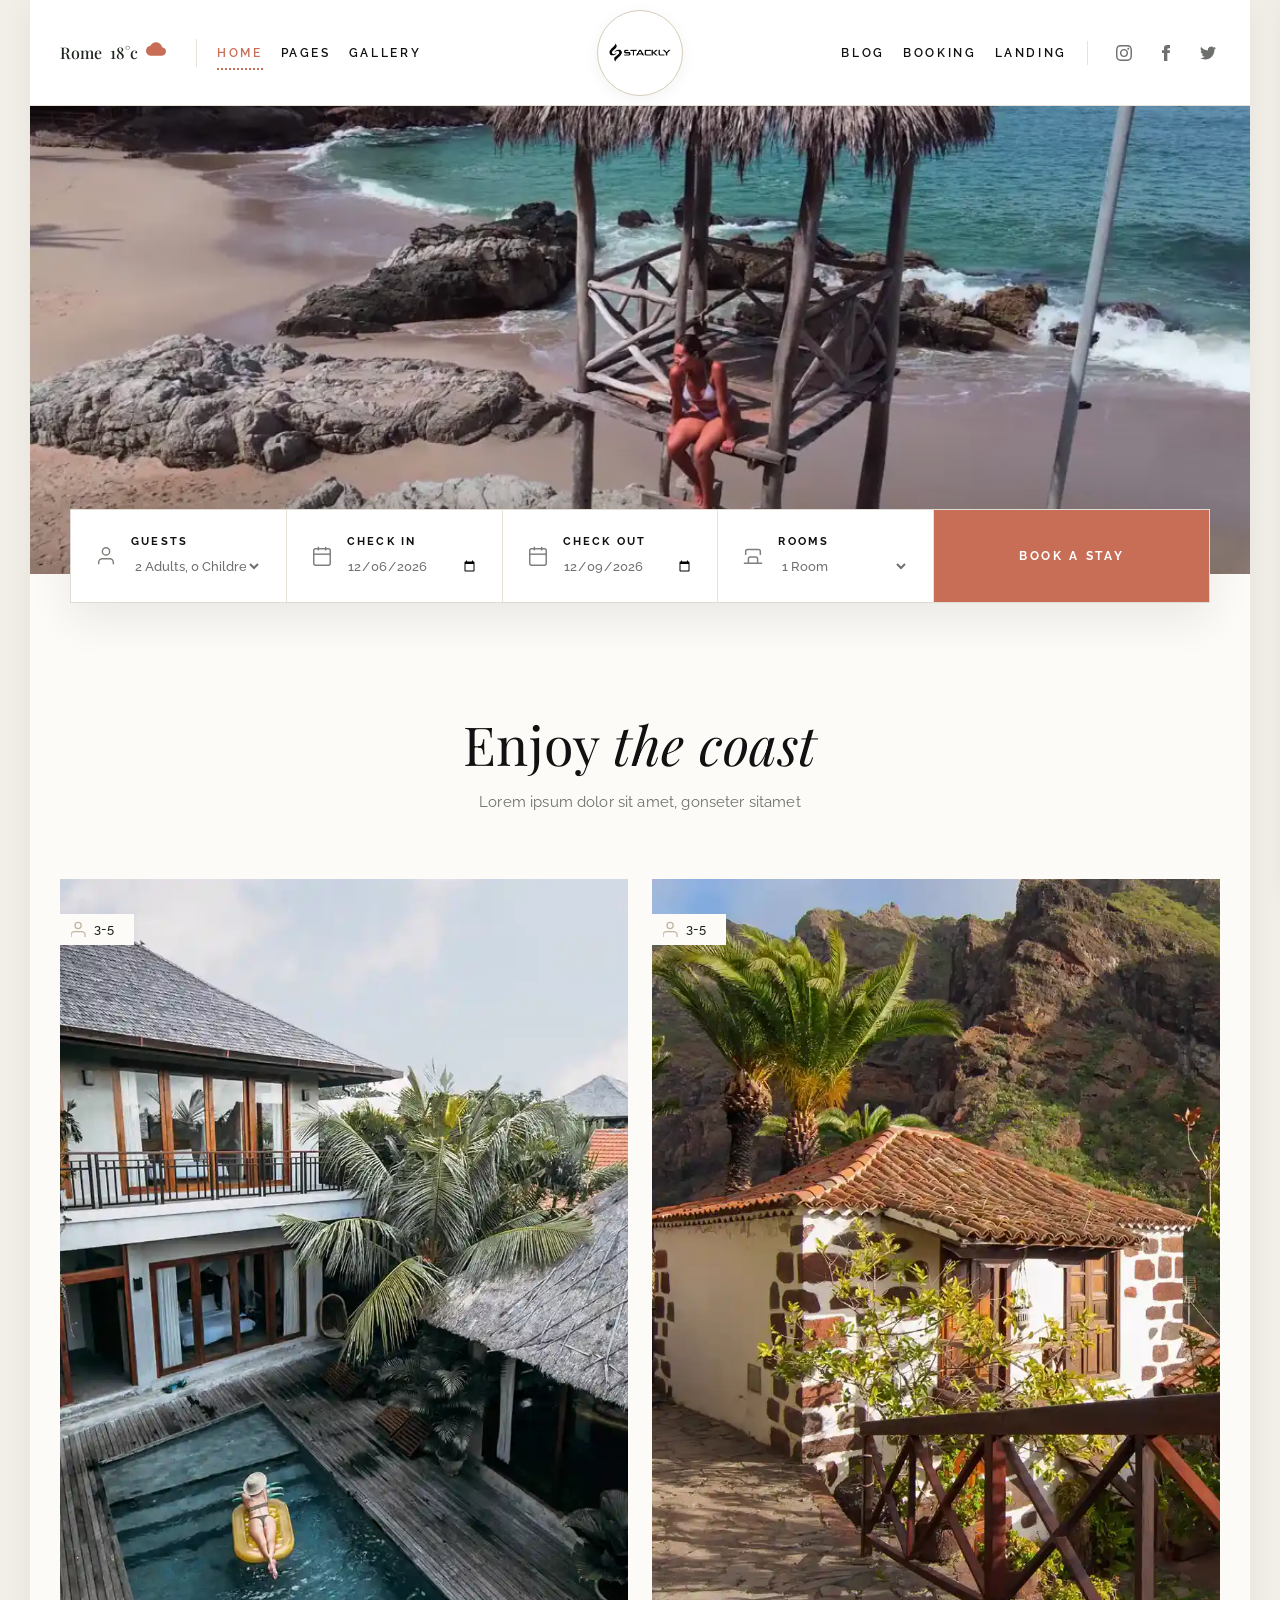
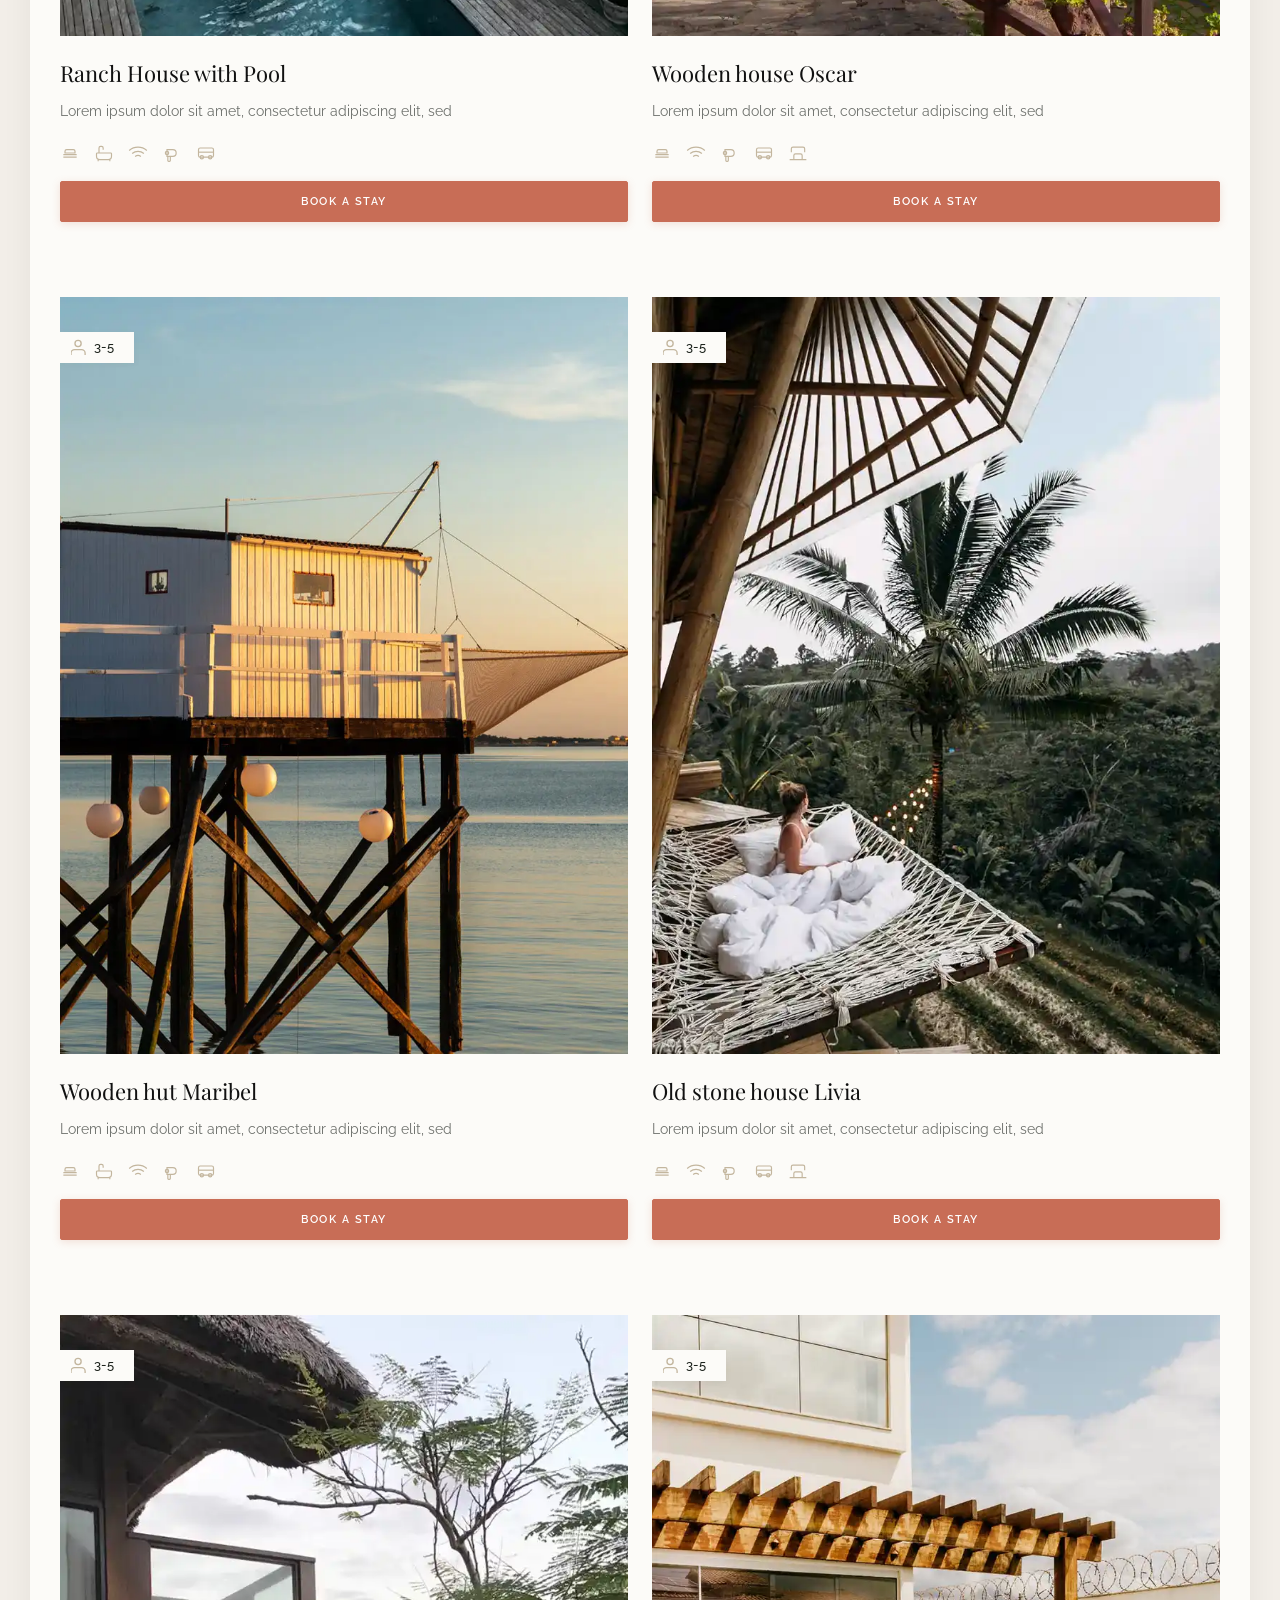
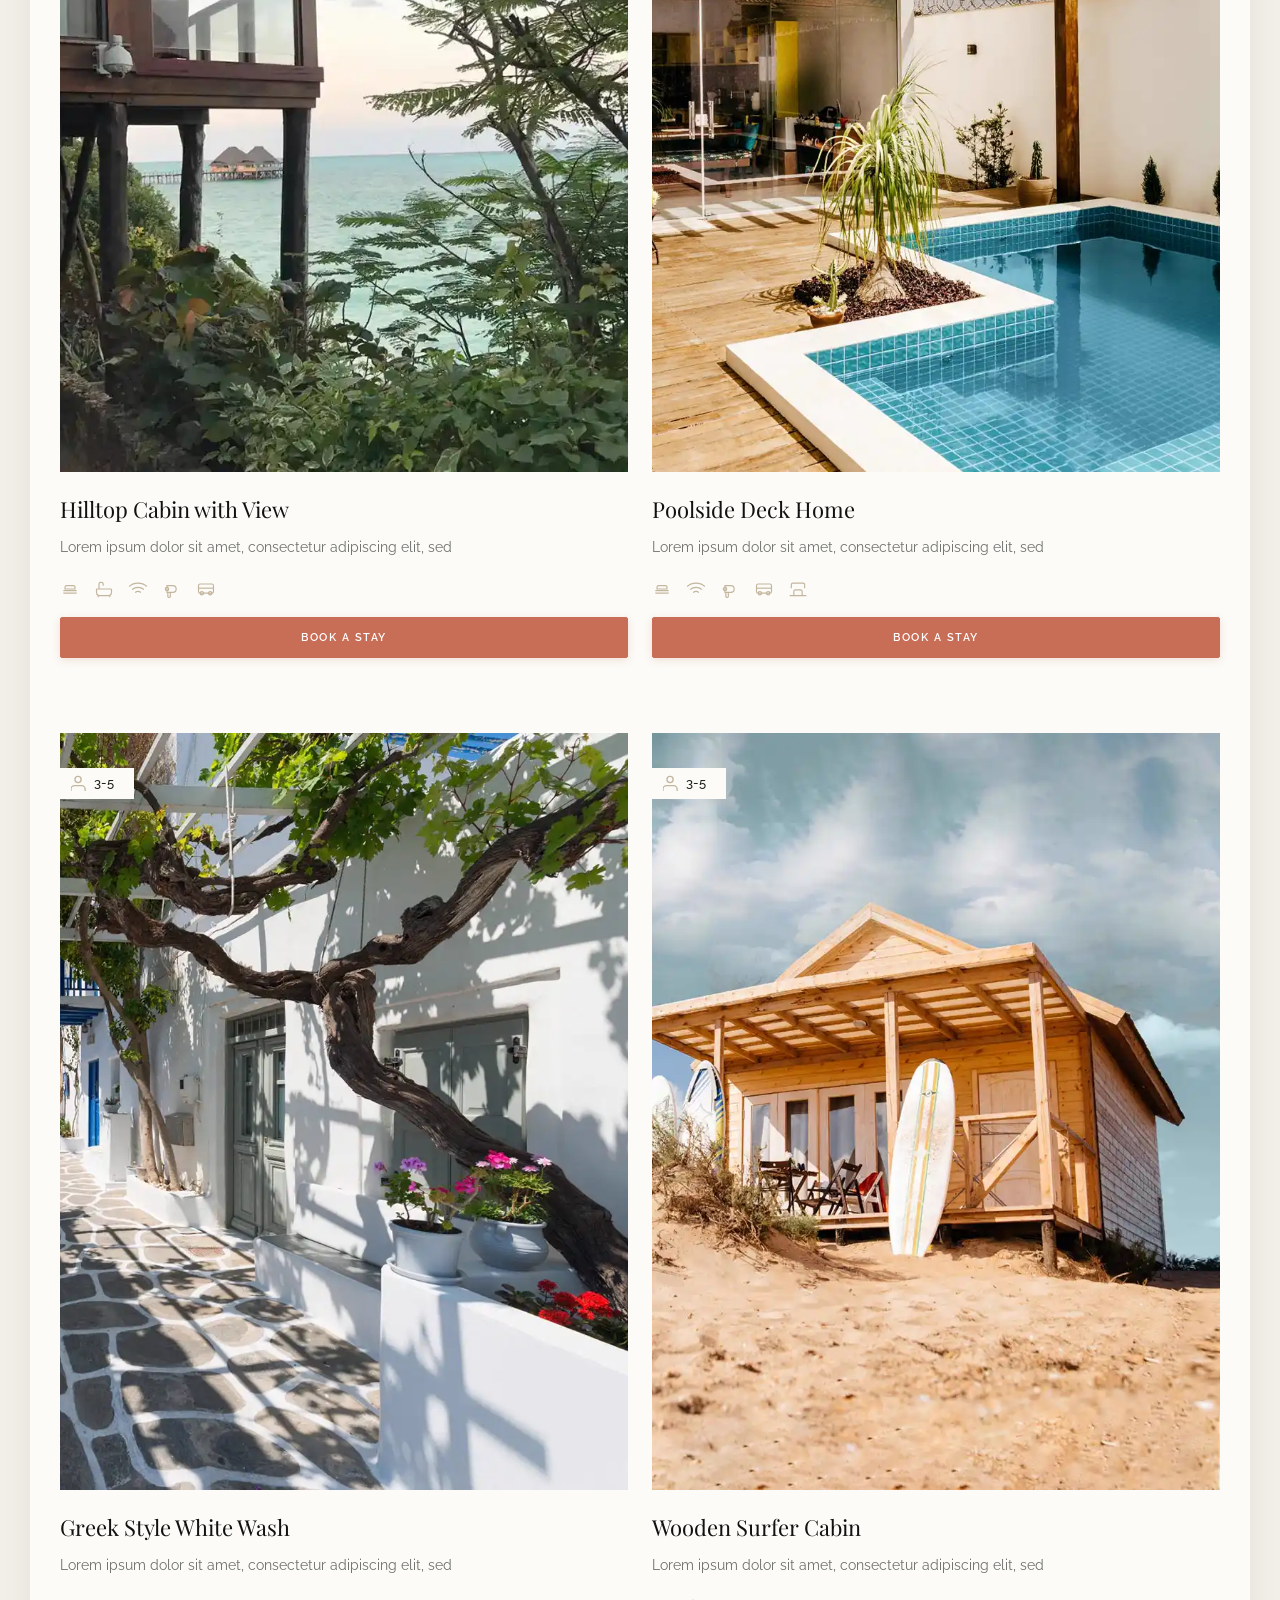
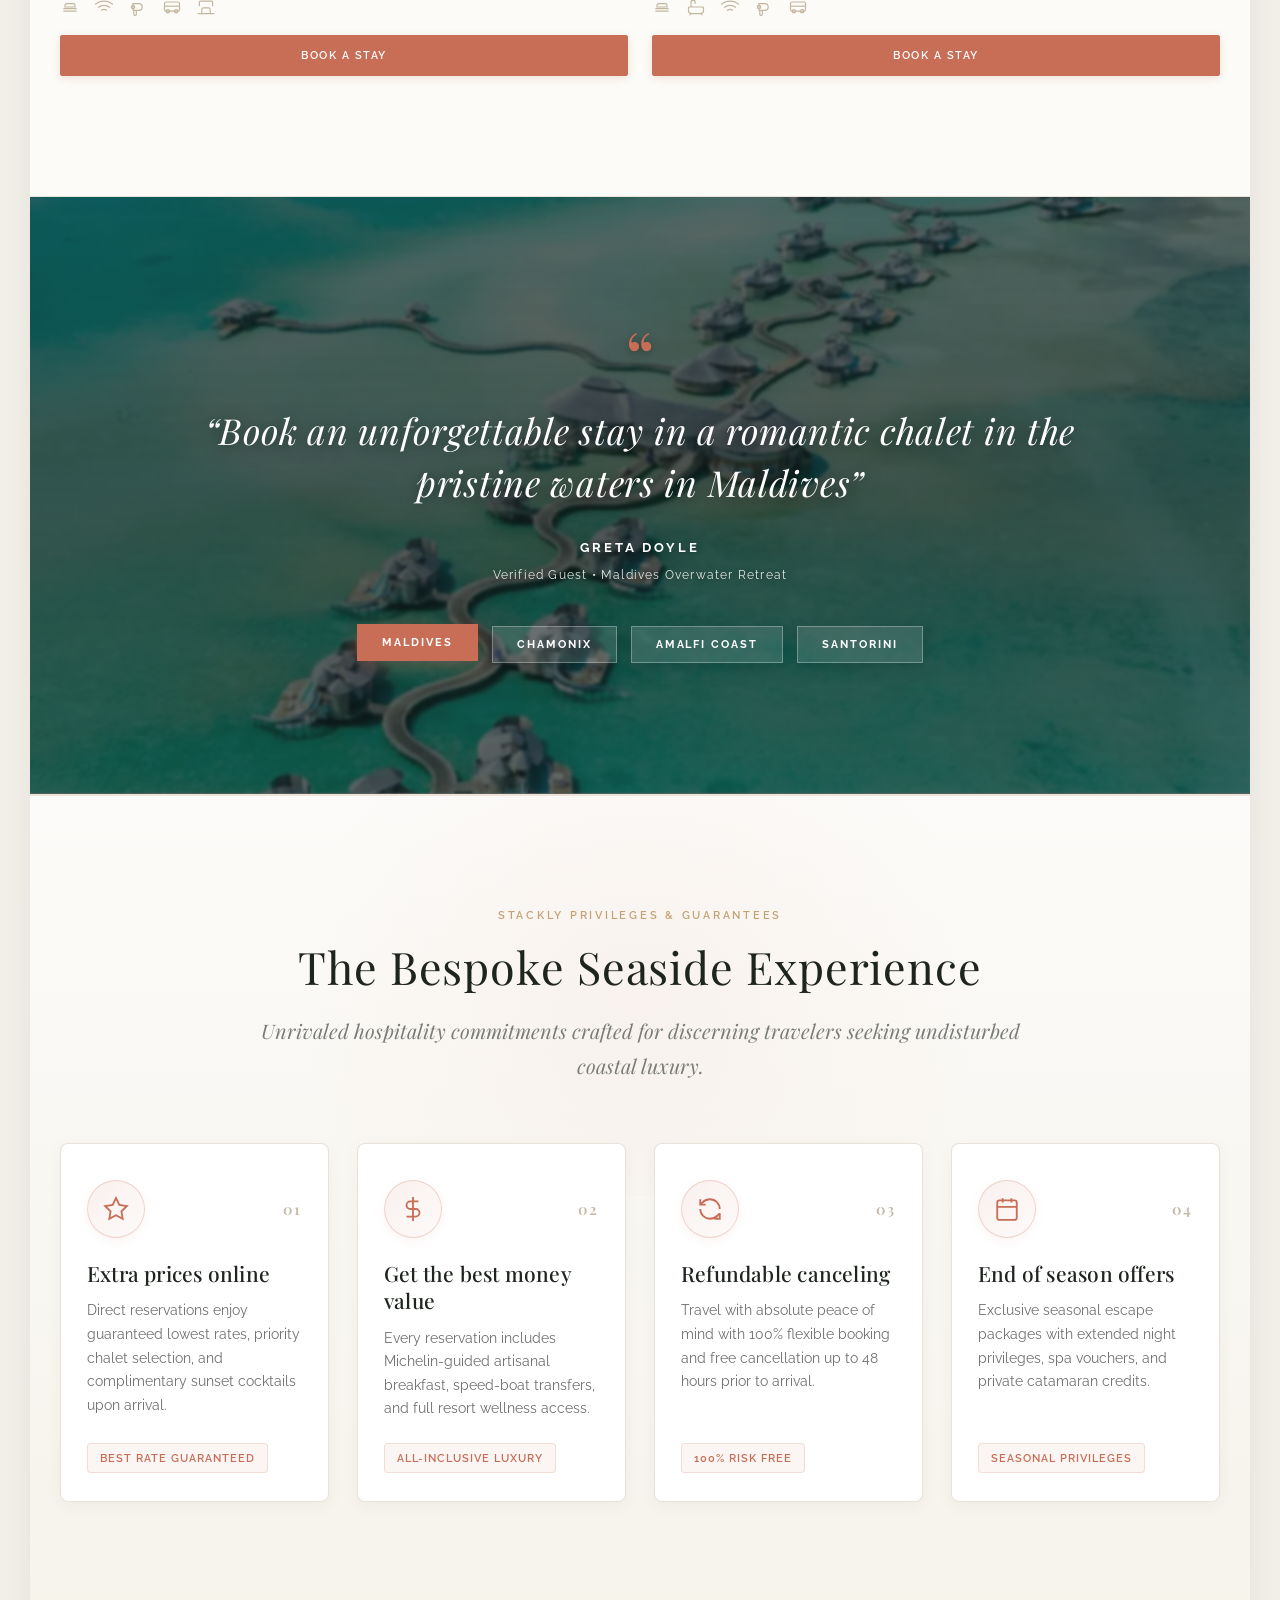
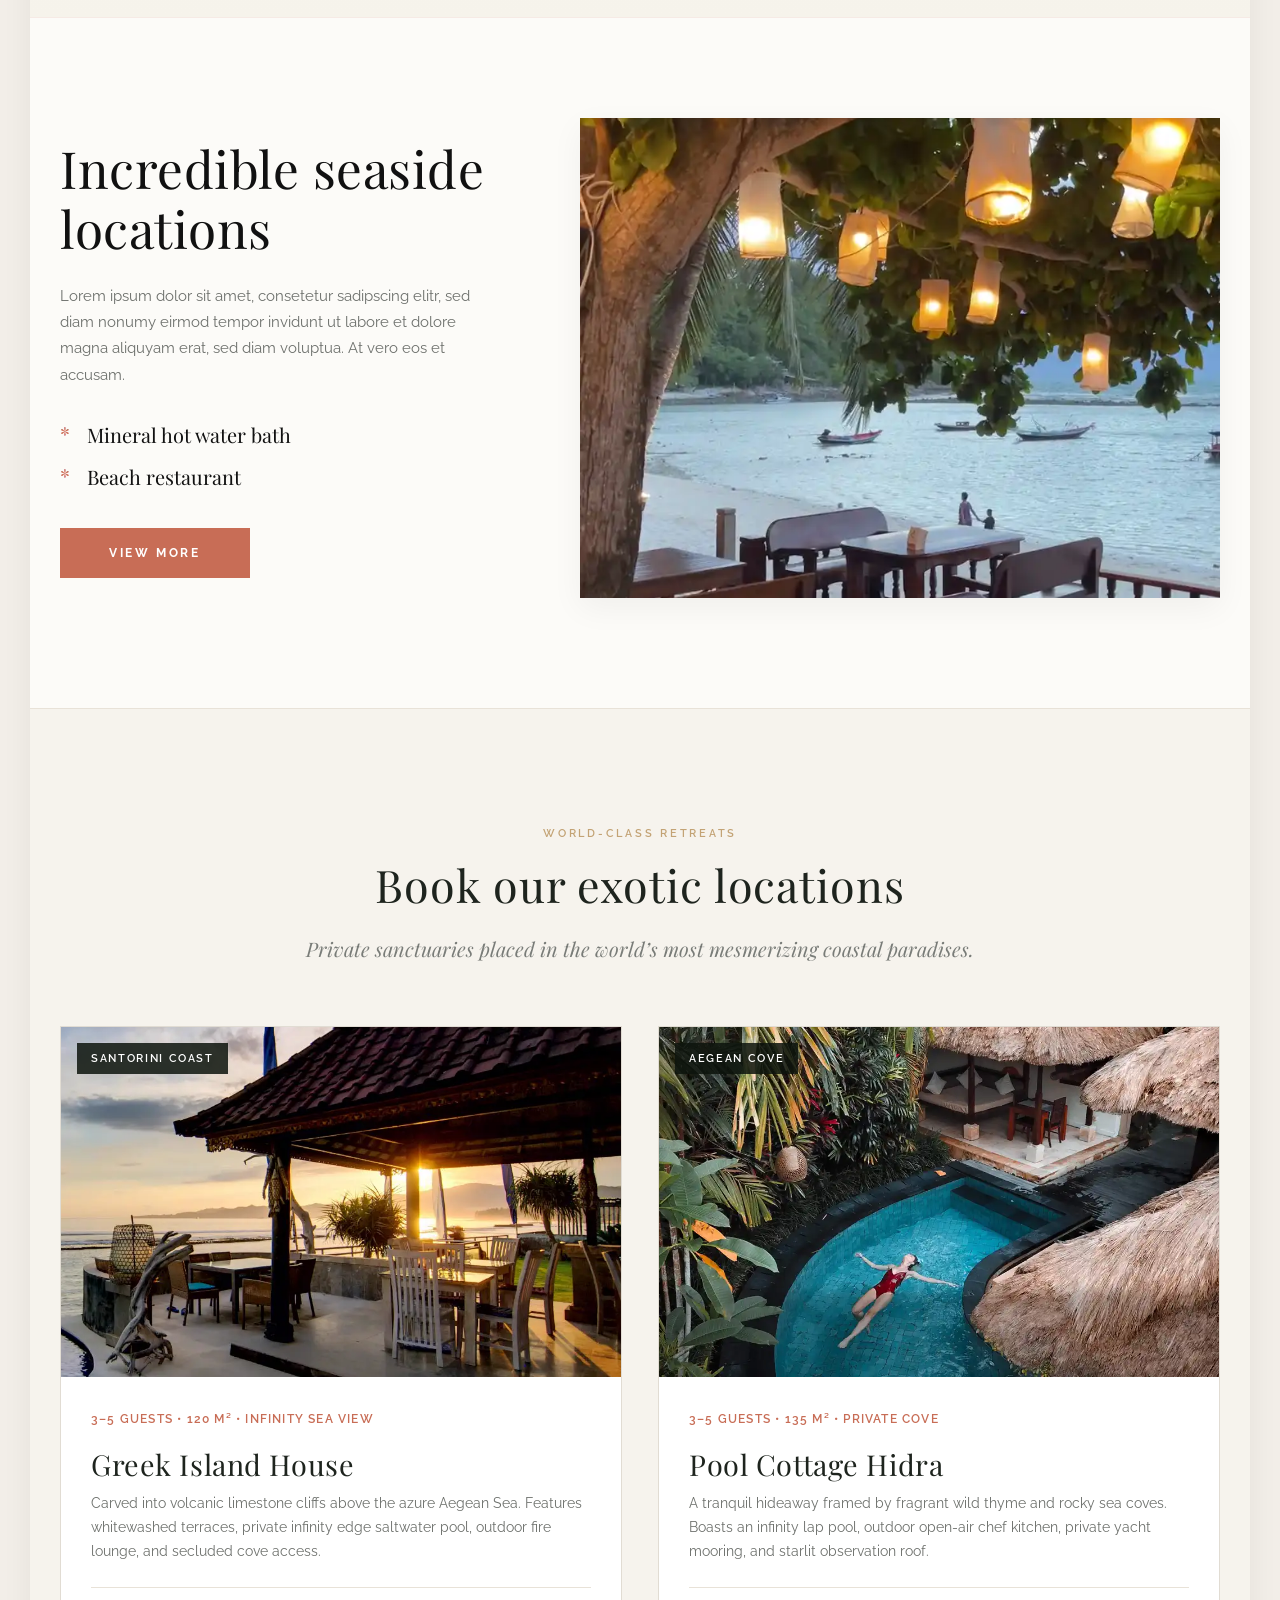
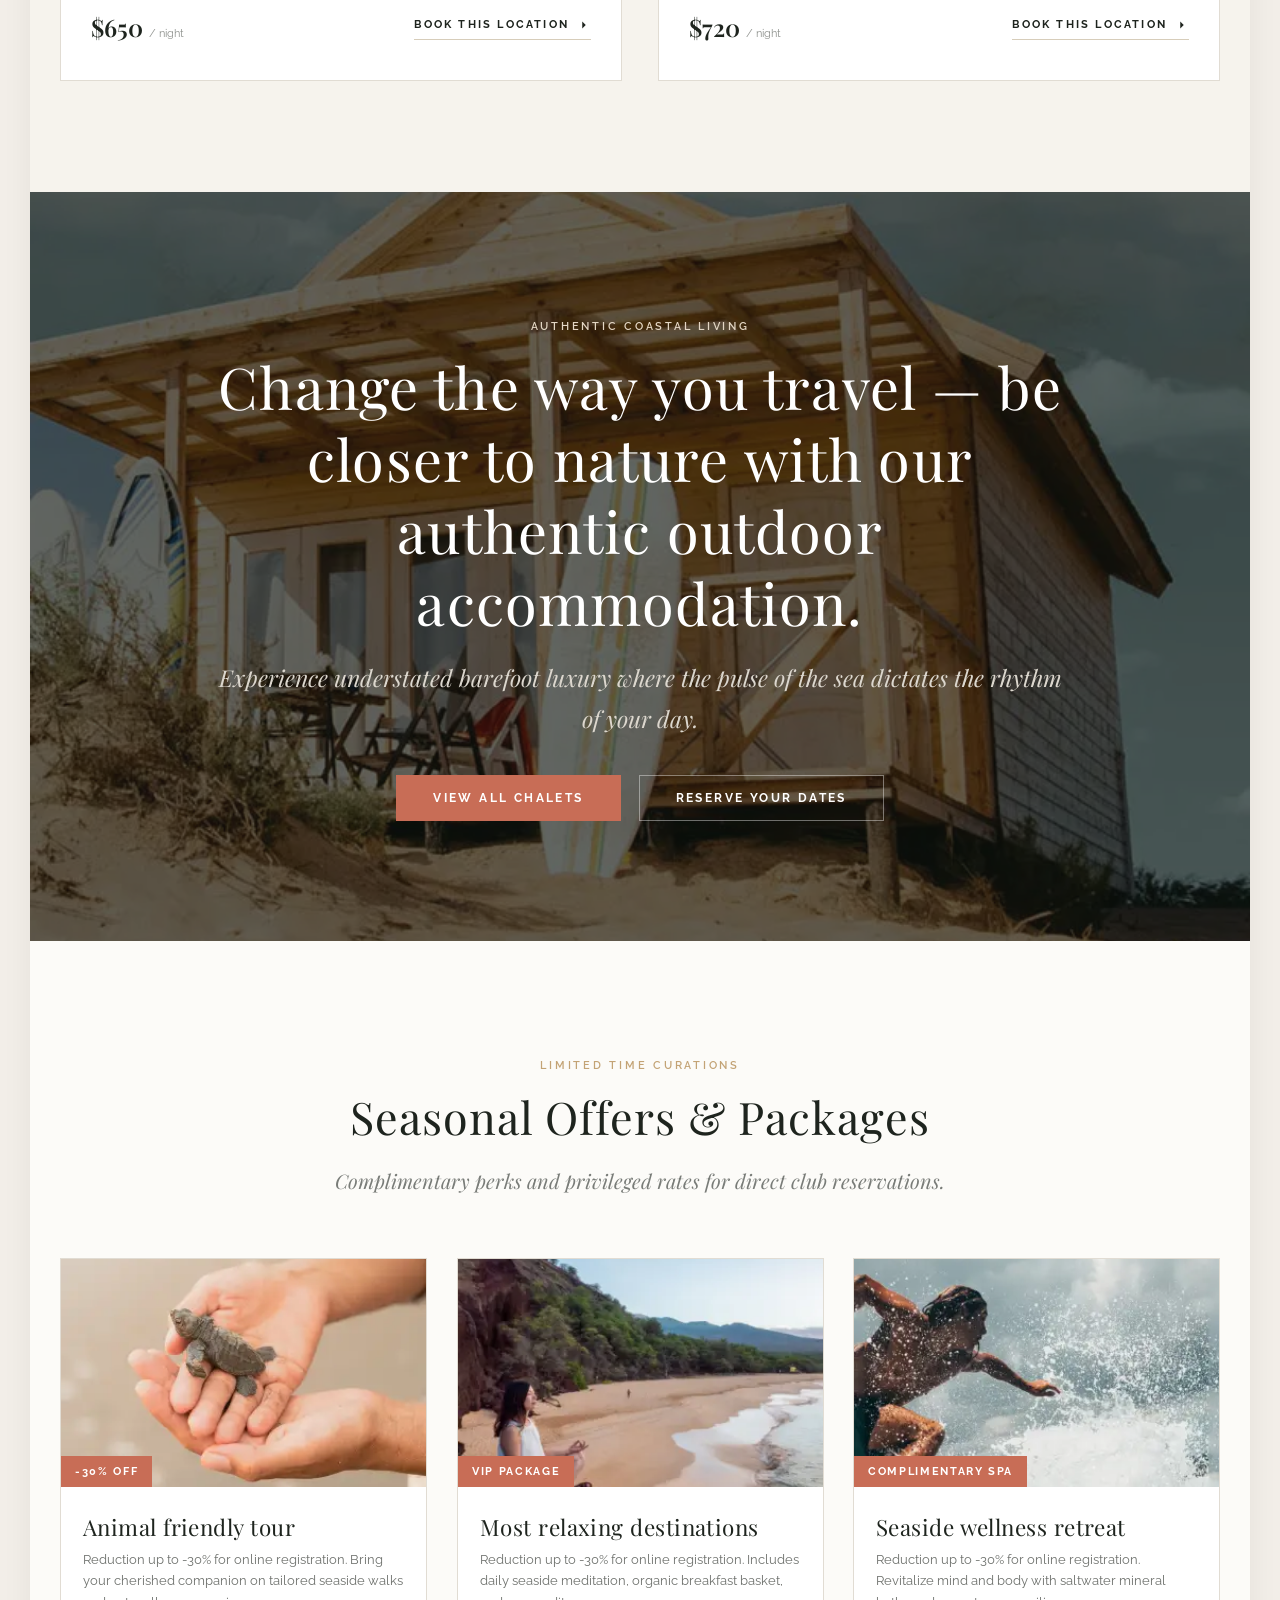
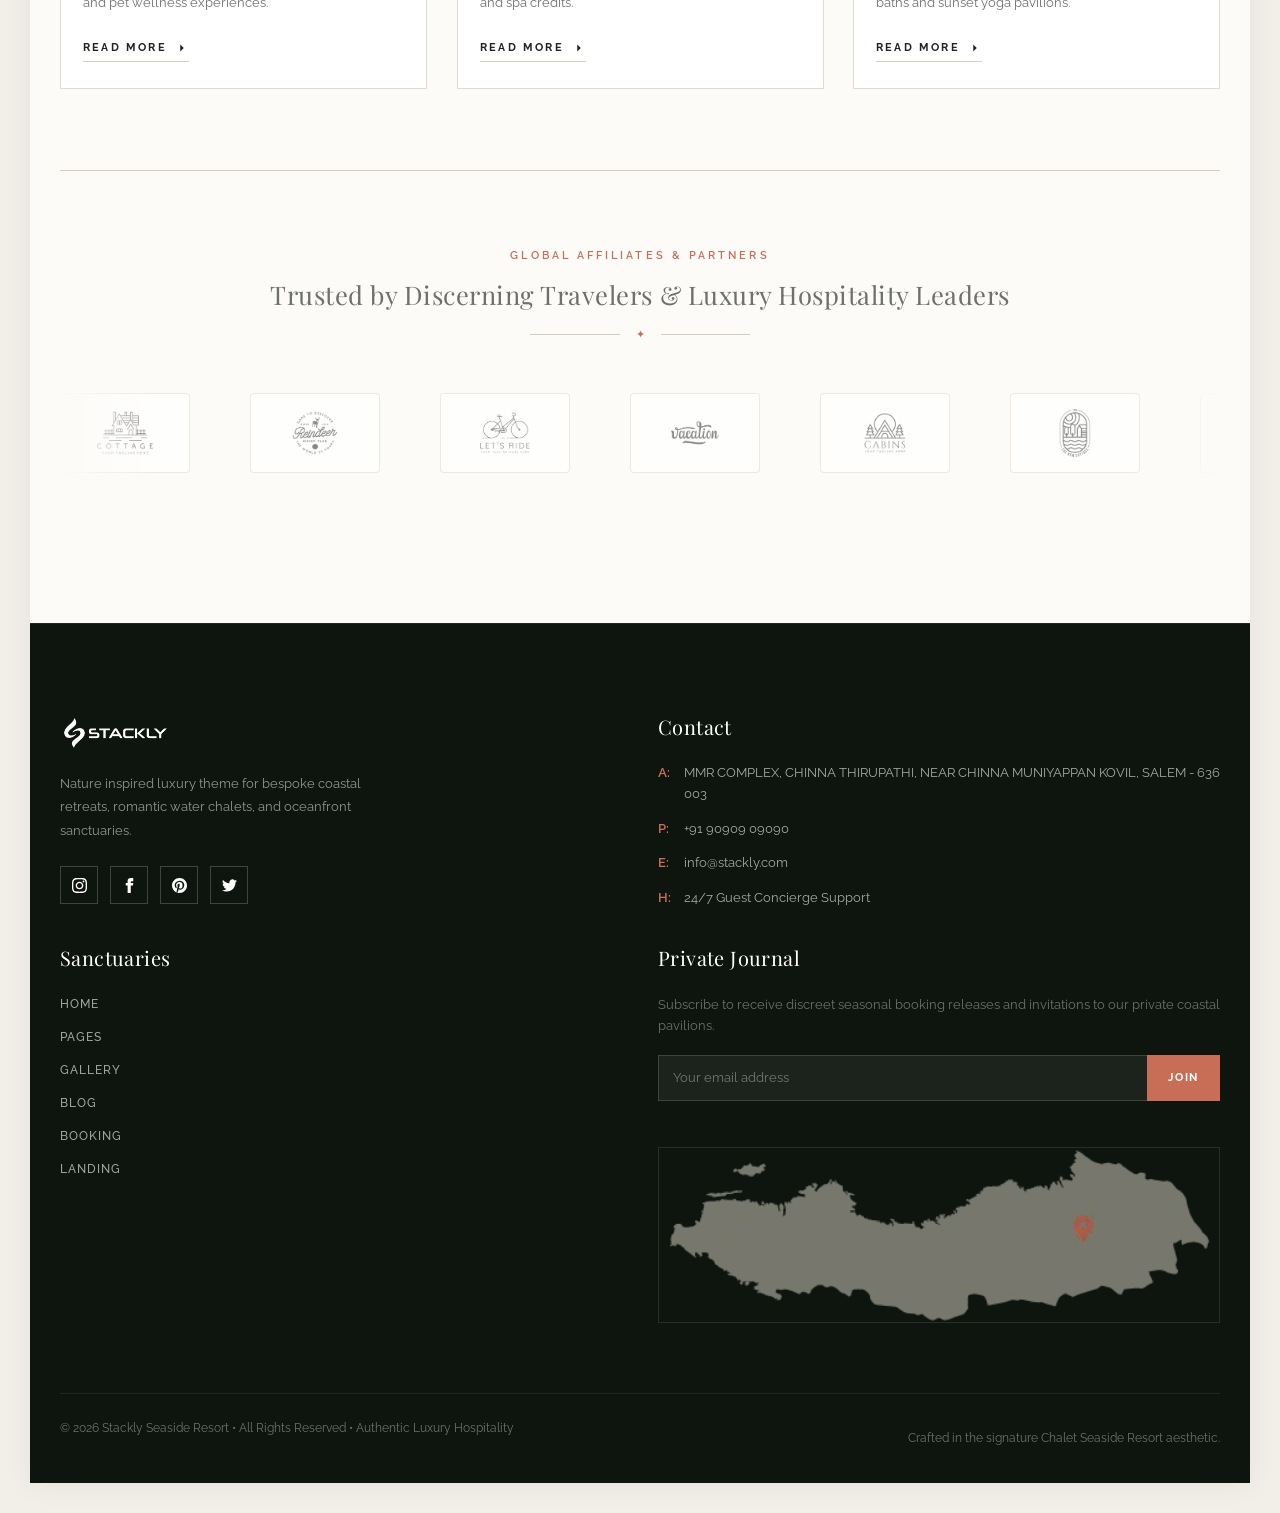
<file: index.html>
<!DOCTYPE html>
<html lang="en">
<head>
  <meta charset="UTF-8" />
  <meta name="viewport" content="width=device-width, initial-scale=1.0" />
  <title>Seaside Resort – Stackly Luxury Chalets &amp; Retreats</title>
  <meta name="description" content="Book an unforgettable stay in a romantic seaside chalet in the pristine waters of Maldives, Santorini, and Mediterranean coastlines with Stackly." />
  
  <!-- Favicon -->
  <link rel="icon" type="image/webp" href="stackly-logo-white.webp" />

  <!-- Google Fonts: Playfair Display & Raleway -->
  <link rel="preconnect" href="https://fonts.googleapis.com" />
  <link rel="preconnect" href="https://fonts.gstatic.com" crossorigin />
  <link href="https://fonts.googleapis.com/css2?family=Playfair+Display:ital,wght@0,400;0,500;0,600;0,700;1,400;1,600&family=Raleway:wght@300;400;500;600;700&display=swap" rel="stylesheet" />

  <!-- Main Stylesheet -->
  <link rel="stylesheet" href="assets/css/style.css" />
</head>
<body>

  <!-- Passepartout Outer Frame Container -->
  <div class="qodef-passepartout">
    <div class="site-wrapper">

      <!-- ====================================================================
           EXACT DIVIDED LUXURY HEADER (Matching Chalet Seaside Resort)
           ==================================================================== -->
      <header class="site-header" id="siteHeader" role="banner">
        <div class="header-divided-inner">
          
          <!-- Divided Left: Rome 18c Weather Widget + Left Navigation -->
          <div class="header-divided-left">
            <div class="header-weather-widget">
              <div class="weather-city">Rome</div>
              <div class="weather-temp">18°c</div>
              <div class="weather-icon">
                <svg viewBox="0 0 24 24">
                  <path d="M19.35 10.04C18.67 6.59 15.64 4 12 4 9.11 4 6.6 5.64 5.35 8.04 2.34 8.36 0 10.91 0 14c0 3.31 2.69 6 6 6h13c2.76 0 5-2.24 5-5 0-2.64-2.05-4.78-4.65-4.96z"/>
                </svg>
              </div>
            </div>

            <nav class="header-nav" aria-label="Divided Left Menu">
              <ul>
                <li><a href="#section-1" class="active">HOME</a></li>
                <li><a href="404.html">PAGES</a></li>
                <li><a href="404.html">GALLERY</a></li>
              </ul>
            </nav>
          </div>

          <!-- Divided Center: Brand Emblem Logo -->
          <div class="header-divided-center">
            <a href="#section-1" class="header-emblem-badge" aria-label="Stackly Seaside Resort">
              <img src="assets/images/stackly-logo-dark.webp" alt="Stackly Logo" />
            </a>
          </div>

          <!-- Divided Right: Right Navigation + Social Icons -->
          <div class="header-divided-right">
            <nav class="header-nav" aria-label="Divided Right Menu">
              <ul>
                <li><a href="404.html">BLOG</a></li>
                <li><a href="404.html">BOOKING</a></li>
                <li><a href="404.html">LANDING</a></li>
              </ul>
            </nav>

            <div class="header-social-icons">
              <a href="404.html" class="header-social-link" aria-label="Instagram">
                <svg viewBox="0 0 24 24" width="16" height="16" fill="currentColor">
                  <path d="M12 2.163c3.204 0 3.584.012 4.85.07 3.252.148 4.771 1.691 4.919 4.919.058 1.265.069 1.645.069 4.849 0 3.205-.012 3.584-.069 4.849-.149 3.225-1.664 4.771-4.919 4.919-1.266.058-1.644.07-4.85.07-3.204 0-3.584-.012-4.849-.07-3.26-.149-4.771-1.699-4.919-4.92-.058-1.265-.07-1.644-.07-4.849 0-3.204.013-3.583.07-4.849.149-3.227 1.664-4.771 4.919-4.919 1.266-.057 1.645-.069 4.849-.069zm0-2.163c-3.259 0-3.667.014-4.947.072-4.358.2-6.78 2.618-6.98 6.98-.059 1.281-.073 1.689-.073 4.948 0 3.259.014 3.668.072 4.948.2 4.358 2.618 6.78 6.98 6.98 1.281.058 1.689.072 4.948.072 3.259 0 3.668-.014 4.948-.072 4.354-.2 6.782-2.618 6.979-6.98.059-1.28.073-1.689.073-4.948 0-3.259-.014-3.667-.072-4.947-.196-4.354-2.617-6.78-6.979-6.98-1.281-.059-1.69-.073-4.949-.073zm0 5.838c-3.403 0-6.162 2.759-6.162 6.162s2.759 6.163 6.162 6.163 6.162-2.759 6.162-6.163c0-3.403-2.759-6.162-6.162-6.162zm0 10.162c-2.209 0-4-1.79-4-4 0-2.209 1.791-4 4-4s4 1.791 4 4c0 2.21-1.791 4-4 4zm6.406-11.845c-.796 0-1.441.645-1.441 1.44s.645 1.44 1.441 1.44c.795 0 1.439-.645 1.439-1.44s-.644-1.44-1.439-1.44z"/>
                </svg>
              </a>
              <a href="404.html" class="header-social-link" aria-label="Facebook">
                <svg viewBox="0 0 24 24" width="16" height="16" fill="currentColor">
                  <path d="M9 8H6v4h3v12h5V12h3.642L18 8h-4V6.333C14 5.374 14.5 5 15.5 5H18V0h-3.808C10.595 0 9 1.583 9 4.615V8z"/>
                </svg>
              </a>
              <a href="404.html" class="header-social-link" aria-label="Twitter">
                <svg viewBox="0 0 24 24" width="16" height="16" fill="currentColor">
                  <path d="M23.953 4.57a10 10 0 01-2.825.775 4.958 4.958 0 002.163-2.723c-.951.555-2.005.959-3.127 1.184a4.92 4.92 0 00-8.384 4.482C7.69 8.095 4.067 6.13 1.64 3.162a4.822 4.822 0 00-.666 2.475c0 1.71.87 3.213 2.188 4.096a4.904 4.904 0 01-2.228-.616v.06a4.923 4.923 0 003.946 4.827 4.996 4.996 0 01-2.212.085 4.936 4.936 0 004.604 3.417 9.867 9.867 0 01-6.102 2.105c-.39 0-.779-.023-1.17-.067a13.995 13.995 0 007.557 2.209c9.053 0 13.998-7.496 13.998-13.985 0-.21 0-.42-.015-.63A9.936 9.936 0 0024 4.59z"/>
                </svg>
              </a>
            </div>
          </div>

        </div>
      </header>

      <!-- ====================================================================
           MOBILE HEADER BAR (Screen <= 1024px)
           ==================================================================== -->
      <div class="mobile-header-bar">
        <a href="#section-1" class="mobile-header-logo" aria-label="Stackly Seaside Resort">
          <img src="assets/images/stackly-logo-dark.webp" alt="Stackly Logo" />
        </a>

        <button type="button" class="menu-toggle-btn js-menu-opener" aria-label="Open Mobile Menu">
          <svg viewBox="0 0 65.5 27">
            <line x1="0" y1="2" x2="65.5" y2="2" />
            <line x1="0" y1="13.5" x2="65.5" y2="13.5" />
            <line x1="0" y1="25" x2="65.5" y2="25" />
          </svg>
        </button>
      </div>

      <!-- ====================================================================
           OFF-CANVAS MOBILE DRAWER & BACKDROP
           ==================================================================== -->
      <div class="mobile-drawer-overlay" id="mobileDrawerOverlay"></div>
      <div class="mobile-drawer" id="mobileDrawer">
        <div>
          <div class="mobile-drawer-head">
            <a href="#section-1" class="mobile-drawer-logo">
              <img src="assets/images/stackly-logo-dark.webp" alt="Stackly Logo" />
            </a>
            <button type="button" class="mobile-drawer-close" id="drawerCloseBtn" aria-label="Close Menu">&times;</button>
          </div>

          <nav class="mobile-drawer-nav" aria-label="Mobile Navigation">
            <ul>
              <li><a href="#section-1">HOME</a></li>
              <li><a href="404.html">PAGES</a></li>
              <li><a href="404.html">GALLERY</a></li>
              <li><a href="404.html">BLOG</a></li>
              <li><a href="404.html">BOOKING</a></li>
              <li><a href="404.html">LANDING</a></li>
            </ul>
          </nav>
        </div>

        <div class="mobile-drawer-footer">
          <p><strong>Stackly Seaside Resort</strong></p>
          <p>MMR COMPLEX, CHINNA THIRUPATHI, NEAR CHINNA MUNIYAPPAN KOVIL, SALEM - 636 003</p>
          <p><a href="404.html" style="color: inherit; text-decoration: none;">info@stackly.com</a> &bull; <a href="404.html" style="color: inherit; text-decoration: none;">+91 90909 09090</a></p>
          <a href="404.html" class="btn btn-terracotta" style="width: 100%; margin-top: 16px;">BOOK A STAY</a>
        </div>
      </div>

      <!-- ====================================================================
           SECTION 1: HERO SECTION WITH STREAMING BACKGROUND VIDEO
           ==================================================================== -->
      <section id="section-1" class="site-section hero-video-section">
        <div class="hero-video-container">
          <video id="heroBgVideo" autoplay muted loop playsinline preload="auto" poster="assets/images/hero-poster.webp">
            <source src="assets/videos/Seaside-Resort.mp4" type="video/mp4" />
            <source src="https://chalet.qodeinteractive.com/wp-content/uploads/2022/05/Seaside-Resort.mp4" type="video/mp4" />
          </video>
          <div class="hero-video-overlay"></div>
        </div>
      </section>

      <!-- ====================================================================
           SECTION 2: EXACT CHALET BOOKING ENGINE BAR (Matching Screenshot)
           Layout: [user] GUESTS | [cal] CHECK IN | [cal] CHECK OUT | [bed] ROOMS | BOOK A STAY
           ==================================================================== -->
      <section id="section-2" class="site-section booking-section">
        <div class="booking-bar-wrapper">
          <form id="resortBookingForm" class="booking-form-chalet" action="404.html">
            
            <!-- Column 1: GUESTS -->
            <div class="booking-col">
              <div class="booking-col-icon">
                <svg viewBox="0 0 24 24"><path d="M20 21v-2a4 4 0 0 0-4-4H8a4 4 0 0 0-4 4v2"></path><circle cx="12" cy="7" r="4"></circle></svg>
              </div>
              <div class="booking-col-content">
                <label for="bookingGuestsSelect" class="booking-col-label">GUESTS</label>
                <select id="bookingGuestsSelect" name="guests" class="booking-col-select">
                  <option value="2 Adults">2 Adults, 0 Children</option>
                  <option value="1 Adult">1 Adult</option>
                  <option value="2 Adults, 1 Child">2 Adults, 1 Child</option>
                  <option value="3 Adults">3 Adults</option>
                  <option value="4+ Guests">4+ Guests</option>
                </select>
              </div>
            </div>

            <!-- Column 2: CHECK IN -->
            <div class="booking-col">
              <div class="booking-col-icon">
                <svg viewBox="0 0 24 24"><rect x="3" y="4" width="18" height="18" rx="2" ry="2"></rect><line x1="16" y1="2" x2="16" y2="6"></line><line x1="8" y1="2" x2="8" y2="6"></line><line x1="3" y1="10" x2="21" y2="10"></line></svg>
              </div>
              <div class="booking-col-content">
                <label for="checkInDate" class="booking-col-label">CHECK IN</label>
                <input type="date" id="checkInDate" name="check_in" class="booking-col-input" required />
              </div>
            </div>

            <!-- Column 3: CHECK OUT -->
            <div class="booking-col">
              <div class="booking-col-icon">
                <svg viewBox="0 0 24 24"><rect x="3" y="4" width="18" height="18" rx="2" ry="2"></rect><line x1="16" y1="2" x2="16" y2="6"></line><line x1="8" y1="2" x2="8" y2="6"></line><line x1="3" y1="10" x2="21" y2="10"></line></svg>
              </div>
              <div class="booking-col-content">
                <label for="checkOutDate" class="booking-col-label">CHECK OUT</label>
                <input type="date" id="checkOutDate" name="check_out" class="booking-col-input" required />
              </div>
            </div>

            <!-- Column 4: ROOMS -->
            <div class="booking-col">
              <div class="booking-col-icon">
                <svg viewBox="0 0 24 24"><path d="M2 20h20M7 20v-5a2 2 0 0 1 2-2h6a2 2 0 0 1 2 2v5M4 11V7a2 2 0 0 1 2-2h12a2 2 0 0 1 2 2v4"></path></svg>
              </div>
              <div class="booking-col-content">
                <label for="bookingRoomsSelect" class="booking-col-label">ROOMS</label>
                <select id="bookingRoomsSelect" name="rooms" class="booking-col-select">
                  <option value="1 Room">1 Room</option>
                  <option value="2 Rooms">2 Rooms</option>
                  <option value="3 Rooms">3 Rooms</option>
                  <option value="Whole Chalet">Whole Chalet</option>
                </select>
              </div>
            </div>

            <!-- Column 5: Terracotta BOOK A STAY button -->
            <div class="booking-col-btn">
              <button type="submit" class="booking-stay-btn">
                BOOK A STAY
              </button>
            </div>

          </form>
        </div>
      </section>

      <!-- ====================================================================
           SECTION 3: EXACT "ENJOY THE COAST" SECTION (Matching Uploaded Screenshots 1 & 2)
           Row 1 & Row 2 of Room Cards with [person] 3-5 capacity tag & 5 amenity icons
           ==================================================================== -->
      <section id="section-3" class="site-section enjoy-coast-section">
        <div class="container">
          
          <!-- Section Title & Subtitle Matching Screenshot -->
          <div class="enjoy-section-header reveal-on-scroll">
            <h2 class="enjoy-title">Enjoy <em>the coast</em></h2>
            <p class="enjoy-subtitle">Lorem ipsum dolor sit amet, gonseter sitamet</p>
          </div>

          <!-- 4-Column Room Grid (8 Chalet Rooms) -->
          <div class="room-chalet-grid">
            
            <!-- Room 1: Ranch House with Pool -->
            <article class="room-chalet-card reveal-on-scroll reveal-delay-1">
              <div class="room-chalet-media">
                <a href="404.html" class="js-book-chalet" data-chalet-name="Ranch House with Pool" data-chalet-price="$480" aria-label="Book Ranch House with Pool">
                  <img src="assets/images/room-1.webp" alt="Ranch House with Pool" loading="lazy" />
                </a>
                <span class="room-chalet-capacity">
                  <svg viewBox="0 0 17 19"><path d="M20,21V19a4,4,0,0,0-4-4H8a4,4,0,0,0-4,4v2" transform="translate(-4 -3)"></path><circle cx="8" cy="5" r="3.5"></circle></svg>
                  3-5
                </span>
              </div>
              <div class="room-chalet-content">
                <h6 class="room-chalet-title">
                  <a href="404.html" class="js-book-chalet" data-chalet-name="Ranch House with Pool" data-chalet-price="$480">Ranch House with Pool</a>
                </h6>
                <p class="room-chalet-excerpt">Lorem ipsum dolor sit amet, consectetur adipiscing elit, sed</p>
                <div class="room-chalet-amenities">
                  <span class="amenity-icon-wrap" title="Air Conditioner">
                    <svg viewBox="0 0 24 24"><path d="M4 14h16M4 17h16M6 10a2 2 0 0 1 2-2h8a2 2 0 0 1 2 2v2H6v-2z"></path></svg>
                  </span>
                  <span class="amenity-icon-wrap" title="Bathtub">
                    <svg viewBox="0 0 24 24"><path d="M4 12h16a1 1 0 0 1 1 1v3a4 4 0 0 1-4 4H7a4 4 0 0 1-4-4v-3a1 1 0 0 1 1-1zM6 12V6a2 2 0 0 1 2-2h1a2 2 0 0 1 2 2v2"></path><line x1="5" y1="20" x2="5" y2="22"></line><line x1="19" y1="20" x2="19" y2="22"></line></svg>
                  </span>
                  <span class="amenity-icon-wrap" title="Wi-Fi">
                    <svg viewBox="0 0 24 24"><path d="M5 12.55a11 11 0 0 1 14.08 0M1.42 9a16 16 0 0 1 21.16 0M8.53 16.11a6 6 0 0 1 6.95 0M12 20h.01"></path></svg>
                  </span>
                  <span class="amenity-icon-wrap" title="Hair Dryer">
                    <svg viewBox="0 0 24 24"><path d="M6 8h7a4 4 0 0 1 4 4v0a4 4 0 0 1-4 4H6zM10 16v5a1 1 0 0 1-1 1H8a1 1 0 0 1-1-1v-5"></path><circle cx="6" cy="12" r="2"></circle></svg>
                  </span>
                  <span class="amenity-icon-wrap" title="Parking / Shuttle">
                    <svg viewBox="0 0 24 24"><rect x="3" y="6" width="18" height="11" rx="2"></rect><circle cx="7" cy="17" r="2"></circle><circle cx="17" cy="17" r="2"></circle><line x1="3" y1="11" x2="21" y2="11"></line></svg>
                  </span>
                </div>
                <div class="room-chalet-action">
                  <a href="404.html" class="room-chalet-btn js-book-chalet" data-chalet-name="Ranch House with Pool">BOOK A STAY</a>
                </div>
              </div>
            </article>

            <!-- Room 2: Wooden house Oscar -->
            <article class="room-chalet-card reveal-on-scroll reveal-delay-2">
              <div class="room-chalet-media">
                <a href="404.html" class="js-book-chalet" data-chalet-name="Wooden house Oscar" data-chalet-price="$540" aria-label="Book Wooden house Oscar">
                  <img src="assets/images/room-2.webp" alt="Wooden house Oscar" loading="lazy" />
                </a>
                <span class="room-chalet-capacity">
                  <svg viewBox="0 0 17 19"><path d="M20,21V19a4,4,0,0,0-4-4H8a4,4,0,0,0-4,4v2" transform="translate(-4 -3)"></path><circle cx="8" cy="5" r="3.5"></circle></svg>
                  3-5
                </span>
              </div>
              <div class="room-chalet-content">
                <h6 class="room-chalet-title">
                  <a href="404.html" class="js-book-chalet" data-chalet-name="Wooden house Oscar" data-chalet-price="$540">Wooden house Oscar</a>
                </h6>
                <p class="room-chalet-excerpt">Lorem ipsum dolor sit amet, consectetur adipiscing elit, sed</p>
                <div class="room-chalet-amenities">
                  <span class="amenity-icon-wrap" title="Air Conditioner">
                    <svg viewBox="0 0 24 24"><path d="M4 14h16M4 17h16M6 10a2 2 0 0 1 2-2h8a2 2 0 0 1 2 2v2H6v-2z"></path></svg>
                  </span>
                  <span class="amenity-icon-wrap" title="Wi-Fi">
                    <svg viewBox="0 0 24 24"><path d="M5 12.55a11 11 0 0 1 14.08 0M1.42 9a16 16 0 0 1 21.16 0M8.53 16.11a6 6 0 0 1 6.95 0M12 20h.01"></path></svg>
                  </span>
                  <span class="amenity-icon-wrap" title="Hair Dryer">
                    <svg viewBox="0 0 24 24"><path d="M6 8h7a4 4 0 0 1 4 4v0a4 4 0 0 1-4 4H6zM10 16v5a1 1 0 0 1-1 1H8a1 1 0 0 1-1-1v-5"></path><circle cx="6" cy="12" r="2"></circle></svg>
                  </span>
                  <span class="amenity-icon-wrap" title="Parking">
                    <svg viewBox="0 0 24 24"><rect x="3" y="6" width="18" height="11" rx="2"></rect><circle cx="7" cy="17" r="2"></circle><circle cx="17" cy="17" r="2"></circle><line x1="3" y1="11" x2="21" y2="11"></line></svg>
                  </span>
                  <span class="amenity-icon-wrap" title="Double Bed">
                    <svg viewBox="0 0 24 24"><path d="M2 20h20M7 20v-5a2 2 0 0 1 2-2h6a2 2 0 0 1 2 2v5M4 11V7a2 2 0 0 1 2-2h12a2 2 0 0 1 2 2v4"></path></svg>
                  </span>
                </div>
                <div class="room-chalet-action">
                  <a href="404.html" class="room-chalet-btn js-book-chalet" data-chalet-name="Wooden house Oscar">BOOK A STAY</a>
                </div>
              </div>
            </article>

            <!-- Room 3: Wooden hut Maribel -->
            <article class="room-chalet-card reveal-on-scroll reveal-delay-3">
              <div class="room-chalet-media">
                <a href="404.html" class="js-book-chalet" data-chalet-name="Wooden hut Maribel" data-chalet-price="$490" aria-label="Book Wooden hut Maribel">
                  <img src="assets/images/room-3.webp" alt="Wooden hut Maribel" loading="lazy" />
                </a>
                <span class="room-chalet-capacity">
                  <svg viewBox="0 0 17 19"><path d="M20,21V19a4,4,0,0,0-4-4H8a4,4,0,0,0-4,4v2" transform="translate(-4 -3)"></path><circle cx="8" cy="5" r="3.5"></circle></svg>
                  3-5
                </span>
              </div>
              <div class="room-chalet-content">
                <h6 class="room-chalet-title">
                  <a href="404.html" class="js-book-chalet" data-chalet-name="Wooden hut Maribel" data-chalet-price="$490">Wooden hut Maribel</a>
                </h6>
                <p class="room-chalet-excerpt">Lorem ipsum dolor sit amet, consectetur adipiscing elit, sed</p>
                <div class="room-chalet-amenities">
                  <span class="amenity-icon-wrap" title="Air Conditioner">
                    <svg viewBox="0 0 24 24"><path d="M4 14h16M4 17h16M6 10a2 2 0 0 1 2-2h8a2 2 0 0 1 2 2v2H6v-2z"></path></svg>
                  </span>
                  <span class="amenity-icon-wrap" title="Bathtub">
                    <svg viewBox="0 0 24 24"><path d="M4 12h16a1 1 0 0 1 1 1v3a4 4 0 0 1-4 4H7a4 4 0 0 1-4-4v-3a1 1 0 0 1 1-1zM6 12V6a2 2 0 0 1 2-2h1a2 2 0 0 1 2 2v2"></path><line x1="5" y1="20" x2="5" y2="22"></line><line x1="19" y1="20" x2="19" y2="22"></line></svg>
                  </span>
                  <span class="amenity-icon-wrap" title="Wi-Fi">
                    <svg viewBox="0 0 24 24"><path d="M5 12.55a11 11 0 0 1 14.08 0M1.42 9a16 16 0 0 1 21.16 0M8.53 16.11a6 6 0 0 1 6.95 0M12 20h.01"></path></svg>
                  </span>
                  <span class="amenity-icon-wrap" title="Hair Dryer">
                    <svg viewBox="0 0 24 24"><path d="M6 8h7a4 4 0 0 1 4 4v0a4 4 0 0 1-4 4H6zM10 16v5a1 1 0 0 1-1 1H8a1 1 0 0 1-1-1v-5"></path><circle cx="6" cy="12" r="2"></circle></svg>
                  </span>
                  <span class="amenity-icon-wrap" title="Parking">
                    <svg viewBox="0 0 24 24"><rect x="3" y="6" width="18" height="11" rx="2"></rect><circle cx="7" cy="17" r="2"></circle><circle cx="17" cy="17" r="2"></circle><line x1="3" y1="11" x2="21" y2="11"></line></svg>
                  </span>
                </div>
                <div class="room-chalet-action">
                  <a href="404.html" class="room-chalet-btn js-book-chalet" data-chalet-name="Wooden hut Maribel">BOOK A STAY</a>
                </div>
              </div>
            </article>

            <!-- Room 4: Old stone house Livia -->
            <article class="room-chalet-card reveal-on-scroll reveal-delay-4">
              <div class="room-chalet-media">
                <a href="404.html" class="js-book-chalet" data-chalet-name="Old stone house Livia" data-chalet-price="$520" aria-label="Book Old stone house Livia">
                  <img src="assets/images/room-4.webp" alt="Old stone house Livia" loading="lazy" />
                </a>
                <span class="room-chalet-capacity">
                  <svg viewBox="0 0 17 19"><path d="M20,21V19a4,4,0,0,0-4-4H8a4,4,0,0,0-4,4v2" transform="translate(-4 -3)"></path><circle cx="8" cy="5" r="3.5"></circle></svg>
                  3-5
                </span>
              </div>
              <div class="room-chalet-content">
                <h6 class="room-chalet-title">
                  <a href="404.html" class="js-book-chalet" data-chalet-name="Old stone house Livia" data-chalet-price="$520">Old stone house Livia</a>
                </h6>
                <p class="room-chalet-excerpt">Lorem ipsum dolor sit amet, consectetur adipiscing elit, sed</p>
                <div class="room-chalet-amenities">
                  <span class="amenity-icon-wrap" title="Air Conditioner">
                    <svg viewBox="0 0 24 24"><path d="M4 14h16M4 17h16M6 10a2 2 0 0 1 2-2h8a2 2 0 0 1 2 2v2H6v-2z"></path></svg>
                  </span>
                  <span class="amenity-icon-wrap" title="Wi-Fi">
                    <svg viewBox="0 0 24 24"><path d="M5 12.55a11 11 0 0 1 14.08 0M1.42 9a16 16 0 0 1 21.16 0M8.53 16.11a6 6 0 0 1 6.95 0M12 20h.01"></path></svg>
                  </span>
                  <span class="amenity-icon-wrap" title="Hair Dryer">
                    <svg viewBox="0 0 24 24"><path d="M6 8h7a4 4 0 0 1 4 4v0a4 4 0 0 1-4 4H6zM10 16v5a1 1 0 0 1-1 1H8a1 1 0 0 1-1-1v-5"></path><circle cx="6" cy="12" r="2"></circle></svg>
                  </span>
                  <span class="amenity-icon-wrap" title="Parking">
                    <svg viewBox="0 0 24 24"><rect x="3" y="6" width="18" height="11" rx="2"></rect><circle cx="7" cy="17" r="2"></circle><circle cx="17" cy="17" r="2"></circle><line x1="3" y1="11" x2="21" y2="11"></line></svg>
                  </span>
                  <span class="amenity-icon-wrap" title="Double Bed">
                    <svg viewBox="0 0 24 24"><path d="M2 20h20M7 20v-5a2 2 0 0 1 2-2h6a2 2 0 0 1 2 2v5M4 11V7a2 2 0 0 1 2-2h12a2 2 0 0 1 2 2v4"></path></svg>
                  </span>
                </div>
                <div class="room-chalet-action">
                  <a href="404.html" class="room-chalet-btn js-book-chalet" data-chalet-name="Old stone house Livia">BOOK A STAY</a>
                </div>
              </div>
            </article>

            <!-- Room 5: Hilltop Cabin with View -->
            <article class="room-chalet-card reveal-on-scroll reveal-delay-1">
              <div class="room-chalet-media">
                <a href="404.html" class="js-book-chalet" data-chalet-name="Hilltop Cabin with View" data-chalet-price="$580" aria-label="Book Hilltop Cabin with View">
                  <img src="assets/images/room-5.webp" alt="Hilltop Cabin with View" loading="lazy" />
                </a>
                <span class="room-chalet-capacity">
                  <svg viewBox="0 0 17 19"><path d="M20,21V19a4,4,0,0,0-4-4H8a4,4,0,0,0-4,4v2" transform="translate(-4 -3)"></path><circle cx="8" cy="5" r="3.5"></circle></svg>
                  3-5
                </span>
              </div>
              <div class="room-chalet-content">
                <h6 class="room-chalet-title">
                  <a href="404.html" class="js-book-chalet" data-chalet-name="Hilltop Cabin with View" data-chalet-price="$580">Hilltop Cabin with View</a>
                </h6>
                <p class="room-chalet-excerpt">Lorem ipsum dolor sit amet, consectetur adipiscing elit, sed</p>
                <div class="room-chalet-amenities">
                  <span class="amenity-icon-wrap" title="Air Conditioner">
                    <svg viewBox="0 0 24 24"><path d="M4 14h16M4 17h16M6 10a2 2 0 0 1 2-2h8a2 2 0 0 1 2 2v2H6v-2z"></path></svg>
                  </span>
                  <span class="amenity-icon-wrap" title="Bathtub">
                    <svg viewBox="0 0 24 24"><path d="M4 12h16a1 1 0 0 1 1 1v3a4 4 0 0 1-4 4H7a4 4 0 0 1-4-4v-3a1 1 0 0 1 1-1zM6 12V6a2 2 0 0 1 2-2h1a2 2 0 0 1 2 2v2"></path><line x1="5" y1="20" x2="5" y2="22"></line><line x1="19" y1="20" x2="19" y2="22"></line></svg>
                  </span>
                  <span class="amenity-icon-wrap" title="Wi-Fi">
                    <svg viewBox="0 0 24 24"><path d="M5 12.55a11 11 0 0 1 14.08 0M1.42 9a16 16 0 0 1 21.16 0M8.53 16.11a6 6 0 0 1 6.95 0M12 20h.01"></path></svg>
                  </span>
                  <span class="amenity-icon-wrap" title="Hair Dryer">
                    <svg viewBox="0 0 24 24"><path d="M6 8h7a4 4 0 0 1 4 4v0a4 4 0 0 1-4 4H6zM10 16v5a1 1 0 0 1-1 1H8a1 1 0 0 1-1-1v-5"></path><circle cx="6" cy="12" r="2"></circle></svg>
                  </span>
                  <span class="amenity-icon-wrap" title="Parking">
                    <svg viewBox="0 0 24 24"><rect x="3" y="6" width="18" height="11" rx="2"></rect><circle cx="7" cy="17" r="2"></circle><circle cx="17" cy="17" r="2"></circle><line x1="3" y1="11" x2="21" y2="11"></line></svg>
                  </span>
                </div>
                <div class="room-chalet-action">
                  <a href="404.html" class="room-chalet-btn js-book-chalet" data-chalet-name="Hilltop Cabin with View">BOOK A STAY</a>
                </div>
              </div>
            </article>

            <!-- Room 6: Poolside Deck Home -->
            <article class="room-chalet-card reveal-on-scroll reveal-delay-2">
              <div class="room-chalet-media">
                <a href="404.html" class="js-book-chalet" data-chalet-name="Poolside Deck Home" data-chalet-price="$620" aria-label="Book Poolside Deck Home">
                  <img src="assets/images/room-6.webp" alt="Poolside Deck Home" loading="lazy" />
                </a>
                <span class="room-chalet-capacity">
                  <svg viewBox="0 0 17 19"><path d="M20,21V19a4,4,0,0,0-4-4H8a4,4,0,0,0-4,4v2" transform="translate(-4 -3)"></path><circle cx="8" cy="5" r="3.5"></circle></svg>
                  3-5
                </span>
              </div>
              <div class="room-chalet-content">
                <h6 class="room-chalet-title">
                  <a href="404.html" class="js-book-chalet" data-chalet-name="Poolside Deck Home" data-chalet-price="$620">Poolside Deck Home</a>
                </h6>
                <p class="room-chalet-excerpt">Lorem ipsum dolor sit amet, consectetur adipiscing elit, sed</p>
                <div class="room-chalet-amenities">
                  <span class="amenity-icon-wrap" title="Air Conditioner">
                    <svg viewBox="0 0 24 24"><path d="M4 14h16M4 17h16M6 10a2 2 0 0 1 2-2h8a2 2 0 0 1 2 2v2H6v-2z"></path></svg>
                  </span>
                  <span class="amenity-icon-wrap" title="Wi-Fi">
                    <svg viewBox="0 0 24 24"><path d="M5 12.55a11 11 0 0 1 14.08 0M1.42 9a16 16 0 0 1 21.16 0M8.53 16.11a6 6 0 0 1 6.95 0M12 20h.01"></path></svg>
                  </span>
                  <span class="amenity-icon-wrap" title="Hair Dryer">
                    <svg viewBox="0 0 24 24"><path d="M6 8h7a4 4 0 0 1 4 4v0a4 4 0 0 1-4 4H6zM10 16v5a1 1 0 0 1-1 1H8a1 1 0 0 1-1-1v-5"></path><circle cx="6" cy="12" r="2"></circle></svg>
                  </span>
                  <span class="amenity-icon-wrap" title="Parking">
                    <svg viewBox="0 0 24 24"><rect x="3" y="6" width="18" height="11" rx="2"></rect><circle cx="7" cy="17" r="2"></circle><circle cx="17" cy="17" r="2"></circle><line x1="3" y1="11" x2="21" y2="11"></line></svg>
                  </span>
                  <span class="amenity-icon-wrap" title="Double Bed">
                    <svg viewBox="0 0 24 24"><path d="M2 20h20M7 20v-5a2 2 0 0 1 2-2h6a2 2 0 0 1 2 2v5M4 11V7a2 2 0 0 1 2-2h12a2 2 0 0 1 2 2v4"></path></svg>
                  </span>
                </div>
                <div class="room-chalet-action">
                  <a href="404.html" class="room-chalet-btn js-book-chalet" data-chalet-name="Poolside Deck Home">BOOK A STAY</a>
                </div>
              </div>
            </article>

            <!-- Room 7: Greek Style White Wash -->
            <article class="room-chalet-card reveal-on-scroll reveal-delay-3">
              <div class="room-chalet-media">
                <a href="404.html" class="js-book-chalet" data-chalet-name="Greek Style White Wash" data-chalet-price="$650" aria-label="Book Greek Style White Wash">
                  <img src="assets/images/room-7.webp" alt="Greek Style White Wash" loading="lazy" />
                </a>
                <span class="room-chalet-capacity">
                  <svg viewBox="0 0 17 19"><path d="M20,21V19a4,4,0,0,0-4-4H8a4,4,0,0,0-4,4v2" transform="translate(-4 -3)"></path><circle cx="8" cy="5" r="3.5"></circle></svg>
                  3-5
                </span>
              </div>
              <div class="room-chalet-content">
                <h6 class="room-chalet-title">
                  <a href="404.html" class="js-book-chalet" data-chalet-name="Greek Style White Wash" data-chalet-price="$650">Greek Style White Wash</a>
                </h6>
                <p class="room-chalet-excerpt">Lorem ipsum dolor sit amet, consectetur adipiscing elit, sed</p>
                <div class="room-chalet-amenities">
                  <span class="amenity-icon-wrap" title="Air Conditioner">
                    <svg viewBox="0 0 24 24"><path d="M4 14h16M4 17h16M6 10a2 2 0 0 1 2-2h8a2 2 0 0 1 2 2v2H6v-2z"></path></svg>
                  </span>
                  <span class="amenity-icon-wrap" title="Wi-Fi">
                    <svg viewBox="0 0 24 24"><path d="M5 12.55a11 11 0 0 1 14.08 0M1.42 9a16 16 0 0 1 21.16 0M8.53 16.11a6 6 0 0 1 6.95 0M12 20h.01"></path></svg>
                  </span>
                  <span class="amenity-icon-wrap" title="Hair Dryer">
                    <svg viewBox="0 0 24 24"><path d="M6 8h7a4 4 0 0 1 4 4v0a4 4 0 0 1-4 4H6zM10 16v5a1 1 0 0 1-1 1H8a1 1 0 0 1-1-1v-5"></path><circle cx="6" cy="12" r="2"></circle></svg>
                  </span>
                  <span class="amenity-icon-wrap" title="Parking">
                    <svg viewBox="0 0 24 24"><rect x="3" y="6" width="18" height="11" rx="2"></rect><circle cx="7" cy="17" r="2"></circle><circle cx="17" cy="17" r="2"></circle><line x1="3" y1="11" x2="21" y2="11"></line></svg>
                  </span>
                  <span class="amenity-icon-wrap" title="Dining Set">
                    <svg viewBox="0 0 24 24"><path d="M2 20h20M7 20v-5a2 2 0 0 1 2-2h6a2 2 0 0 1 2 2v5M4 11V7a2 2 0 0 1 2-2h12a2 2 0 0 1 2 2v4"></path></svg>
                  </span>
                </div>
                <div class="room-chalet-action">
                  <a href="404.html" class="room-chalet-btn js-book-chalet" data-chalet-name="Greek Style White Wash">BOOK A STAY</a>
                </div>
              </div>
            </article>

            <!-- Room 8: Wooden Surfer Cabin -->
            <article class="room-chalet-card reveal-on-scroll reveal-delay-4">
              <div class="room-chalet-media">
                <a href="404.html" class="js-book-chalet" data-chalet-name="Wooden Surfer Cabin" data-chalet-price="$510" aria-label="Book Wooden Surfer Cabin">
                  <img src="assets/images/room-8.webp" alt="Wooden Surfer Cabin" loading="lazy" />
                </a>
                <span class="room-chalet-capacity">
                  <svg viewBox="0 0 17 19"><path d="M20,21V19a4,4,0,0,0-4-4H8a4,4,0,0,0-4,4v2" transform="translate(-4 -3)"></path><circle cx="8" cy="5" r="3.5"></circle></svg>
                  3-5
                </span>
              </div>
              <div class="room-chalet-content">
                <h6 class="room-chalet-title">
                  <a href="404.html" class="js-book-chalet" data-chalet-name="Wooden Surfer Cabin" data-chalet-price="$510">Wooden Surfer Cabin</a>
                </h6>
                <p class="room-chalet-excerpt">Lorem ipsum dolor sit amet, consectetur adipiscing elit, sed</p>
                <div class="room-chalet-amenities">
                  <span class="amenity-icon-wrap" title="Air Conditioner">
                    <svg viewBox="0 0 24 24"><path d="M4 14h16M4 17h16M6 10a2 2 0 0 1 2-2h8a2 2 0 0 1 2 2v2H6v-2z"></path></svg>
                  </span>
                  <span class="amenity-icon-wrap" title="Bathtub">
                    <svg viewBox="0 0 24 24"><path d="M4 12h16a1 1 0 0 1 1 1v3a4 4 0 0 1-4 4H7a4 4 0 0 1-4-4v-3a1 1 0 0 1 1-1zM6 12V6a2 2 0 0 1 2-2h1a2 2 0 0 1 2 2v2"></path><line x1="5" y1="20" x2="5" y2="22"></line><line x1="19" y1="20" x2="19" y2="22"></line></svg>
                  </span>
                  <span class="amenity-icon-wrap" title="Wi-Fi">
                    <svg viewBox="0 0 24 24"><path d="M5 12.55a11 11 0 0 1 14.08 0M1.42 9a16 16 0 0 1 21.16 0M8.53 16.11a6 6 0 0 1 6.95 0M12 20h.01"></path></svg>
                  </span>
                  <span class="amenity-icon-wrap" title="Hair Dryer">
                    <svg viewBox="0 0 24 24"><path d="M6 8h7a4 4 0 0 1 4 4v0a4 4 0 0 1-4 4H6zM10 16v5a1 1 0 0 1-1 1H8a1 1 0 0 1-1-1v-5"></path><circle cx="6" cy="12" r="2"></circle></svg>
                  </span>
                  <span class="amenity-icon-wrap" title="Parking">
                    <svg viewBox="0 0 24 24"><rect x="3" y="6" width="18" height="11" rx="2"></rect><circle cx="7" cy="17" r="2"></circle><circle cx="17" cy="17" r="2"></circle><line x1="3" y1="11" x2="21" y2="11"></line></svg>
                  </span>
                </div>
                <div class="room-chalet-action">
                  <a href="404.html" class="room-chalet-btn js-book-chalet" data-chalet-name="Wooden Surfer Cabin">BOOK A STAY</a>
                </div>
              </div>
            </article>

          </div>
        </div>
      </section>

      <!-- ====================================================================
           SECTION 4: GUEST TESTIMONIAL & CURATED DESTINATIONS (Matching Chalet Section 5)
           ==================================================================== -->
      <section id="section-4" class="site-section testimonial-section">
        
        <!-- Dynamic Background Slide Layers with Smooth Cross-Fade -->
        <div class="testimonial-bg-slider" aria-hidden="true">
          <div class="testimonial-bg-slide active" data-dest="maldives" style="background-image: url('assets/images/dest-maldives.webp');"></div>
          <div class="testimonial-bg-slide" data-dest="chamonix" style="background-image: url('assets/images/dest-chamonix.webp');"></div>
          <div class="testimonial-bg-slide" data-dest="amalfi" style="background-image: url('assets/images/dest-amalfi.webp');"></div>
          <div class="testimonial-bg-slide" data-dest="santorini" style="background-image: url('assets/images/dest-santorini.webp');"></div>
          <div class="testimonial-bg-overlay"></div>
        </div>

        <div class="container">
          <div class="testimonial-wrapper reveal-on-scroll">
            <div class="testimonial-quote-mark">&ldquo;</div>
            <h3 class="testimonial-quote" id="destQuote">
              &ldquo;Book an unforgettable stay in a romantic chalet in the pristine waters in Maldives&rdquo;
            </h3>
            
            <div class="testimonial-author" id="destAuthor">Greta Doyle</div>
            <div class="testimonial-role" id="destRole">Verified Guest &bull; Maldives Overwater Retreat</div>

            <!-- Destination Switcher Tabs -->
            <div class="destination-tabs">
              <button type="button" class="destination-tab-btn active" data-dest="maldives">Maldives</button>
              <button type="button" class="destination-tab-btn" data-dest="chamonix">Chamonix</button>
              <button type="button" class="destination-tab-btn" data-dest="amalfi">Amalfi Coast</button>
              <button type="button" class="destination-tab-btn" data-dest="santorini">Santorini</button>
            </div>
          </div>
        </div>
      </section>

      <!-- ====================================================================
           SECTION 5: BESPOKE PRIVILEGES & VALUE GUARANTEES (Professional Luxury)
           ==================================================================== -->
      <section id="section-5" class="site-section perks-section">
        <div class="container">
          
          <div class="section-header-center reveal-on-scroll">
            <span class="section-tag">Stackly Privileges &amp; Guarantees</span>
            <h2 class="section-title">The Bespoke Seaside Experience</h2>
            <p class="section-subtitle">Unrivaled hospitality commitments crafted for discerning travelers seeking undisturbed coastal luxury.</p>
          </div>

          <div class="perks-grid">
            
            <!-- Perk 1 -->
            <div class="perk-item reveal-on-scroll reveal-delay-1">
              <div class="perk-card-header">
                <div class="perk-icon-wrap">
                  <svg viewBox="0 0 24 24">
                    <path d="M12 2l3.09 6.26L22 9.27l-5 4.87 1.18 6.88L12 17.77l-6.18 3.25L7 14.14 2 9.27l6.91-1.01L12 2z"></path>
                  </svg>
                </div>
                <span class="perk-number">01</span>
              </div>
              <h4 class="perk-title">Extra prices online</h4>
              <p class="perk-desc">Direct reservations enjoy guaranteed lowest rates, priority chalet selection, and complimentary sunset cocktails upon arrival.</p>
              <div class="perk-badge">Best Rate Guaranteed</div>
            </div>

            <!-- Perk 2 -->
            <div class="perk-item reveal-on-scroll reveal-delay-2">
              <div class="perk-card-header">
                <div class="perk-icon-wrap">
                  <svg viewBox="0 0 24 24">
                    <path d="M12 1v22M17 5H9.5a3.5 3.5 0 0 0 0 7h5a3.5 3.5 0 0 1 0 7H6"></path>
                  </svg>
                </div>
                <span class="perk-number">02</span>
              </div>
              <h4 class="perk-title">Get the best money value</h4>
              <p class="perk-desc">Every reservation includes Michelin-guided artisanal breakfast, speed-boat transfers, and full resort wellness access.</p>
              <div class="perk-badge">All-Inclusive Luxury</div>
            </div>

            <!-- Perk 3 -->
            <div class="perk-item reveal-on-scroll reveal-delay-3">
              <div class="perk-card-header">
                <div class="perk-icon-wrap">
                  <svg viewBox="0 0 24 24">
                    <path d="M21 12a9 9 0 0 0-9-9 9.75 9.75 0 0 0-6.74 2.74L3 8"></path>
                    <path d="M3 3v5h5"></path>
                    <path d="M3 12a9 9 0 0 0 9 9 9.75 9.75 0 0 0 6.74-2.74L21 16"></path>
                    <path d="M16 21h5v-5"></path>
                  </svg>
                </div>
                <span class="perk-number">03</span>
              </div>
              <h4 class="perk-title">Refundable canceling</h4>
              <p class="perk-desc">Travel with absolute peace of mind with 100% flexible booking and free cancellation up to 48 hours prior to arrival.</p>
              <div class="perk-badge">100% Risk Free</div>
            </div>

            <!-- Perk 4 -->
            <div class="perk-item reveal-on-scroll reveal-delay-4">
              <div class="perk-card-header">
                <div class="perk-icon-wrap">
                  <svg viewBox="0 0 24 24">
                    <rect x="3" y="4" width="18" height="18" rx="2"></rect>
                    <line x1="16" y1="2" x2="16" y2="6"></line>
                    <line x1="8" y1="2" x2="8" y2="6"></line>
                    <line x1="3" y1="10" x2="21" y2="10"></line>
                  </svg>
                </div>
                <span class="perk-number">04</span>
              </div>
              <h4 class="perk-title">End of season offers</h4>
              <p class="perk-desc">Exclusive seasonal escape packages with extended night privileges, spa vouchers, and private catamaran credits.</p>
              <div class="perk-badge">Seasonal Privileges</div>
            </div>

          </div>
        </div>
      </section>

      <!-- ====================================================================
           SECTION 6: EXACT CHALET EDITORIAL SECTION ("Incredible seaside locations")
           Matching Uploaded Reference Screenshot
           ==================================================================== -->
      <section id="section-6" class="site-section seaside-locations-section">
        <div class="container">
          <div class="seaside-locations-layout">
            
            <!-- Left Column: Typography, Bullets, and VIEW MORE Button -->
            <div class="seaside-locations-content reveal-on-scroll reveal-delay-1">
              <h2 class="seaside-locations-title">
                Incredible seaside<br />locations
              </h2>
              
              <p class="seaside-locations-desc">
                Lorem ipsum dolor sit amet, consetetur sadipscing elitr, sed diam nonumy eirmod tempor invidunt ut labore et dolore magna aliquyam erat, sed diam voluptua. At vero eos et accusam.
              </p>

              <ul class="seaside-amenities-list">
                <li class="seaside-amenity-item">
                  <span class="seaside-amenity-icon">
                    <img src="assets/images/icon-asterisk.webp" alt="*" width="15" height="15" />
                  </span>
                  <span class="seaside-amenity-text">Mineral hot water bath</span>
                </li>
                <li class="seaside-amenity-item">
                  <span class="seaside-amenity-icon">
                    <img src="assets/images/icon-asterisk.webp" alt="*" width="15" height="15" />
                  </span>
                  <span class="seaside-amenity-text">Beach restaurant</span>
                </li>
              </ul>

              <a href="404.html" class="btn btn-terracotta seaside-btn">
                VIEW MORE
              </a>
            </div>

            <!-- Right Column: Seaside Restaurant Media Video / Image -->
            <div class="seaside-locations-media reveal-on-scroll reveal-delay-2">
              <div class="seaside-video-wrapper">
                <video id="seasideBgVideo" class="seaside-video-player" autoplay muted loop playsinline preload="auto" poster="assets/images/seaside-locations.webp">
                  <source src="assets/videos/Home-3-video-2.mp4" type="video/mp4" />
                </video>
              </div>
            </div>

          </div>
        </div>
      </section>

      <!-- ====================================================================
           SECTION 7: EXOTIC LOCATIONS COLLECTION ("Book our exotic locations")
           ==================================================================== -->
      <section id="section-7" class="site-section exotic-section">
        <div class="container">
          
          <div class="section-header-center reveal-on-scroll">
            <span class="section-tag">World-Class Retreats</span>
            <h2 class="section-title">Book our exotic locations</h2>
            <p class="section-subtitle">Private sanctuaries placed in the world’s most mesmerizing coastal paradises.</p>
          </div>

          <div class="exotic-grid">
            
            <!-- Exotic Card 1 -->
            <article class="exotic-card reveal-on-scroll reveal-delay-1">
              <div class="exotic-card-image">
                <a href="404.html" aria-label="Greek Island House">
                  <img src="assets/images/exotic-1.webp" alt="Greek Island House" loading="lazy" />
                </a>
                <span class="exotic-pill">Santorini Coast</span>
              </div>
              <div class="exotic-card-body">
                <div class="exotic-meta">3–5 Guests &bull; 120 m² &bull; Infinity Sea View</div>
                <h3 class="exotic-card-title">
                  <a href="404.html" style="color: inherit; text-decoration: none;">Greek Island House</a>
                </h3>
                <p class="exotic-card-desc">
                  Carved into volcanic limestone cliffs above the azure Aegean Sea. Features whitewashed terraces, private infinity edge saltwater pool, outdoor fire lounge, and secluded cove access.
                </p>
                <div class="exotic-card-footer">
                  <div class="exotic-price">$650 <span>/ night</span></div>
                  <a href="404.html" class="btn-link js-book-chalet" data-chalet-name="Greek Island House" data-chalet-price="$650">
                    Book This Location
                    <svg viewBox="0 0 24 24"><polyline points="9 18 15 12 9 6"></polyline></svg>
                  </a>
                </div>
              </div>
            </article>

            <!-- Exotic Card 2 -->
            <article class="exotic-card reveal-on-scroll reveal-delay-2">
              <div class="exotic-card-image">
                <a href="404.html" aria-label="Pool Cottage Hidra">
                  <img src="assets/images/exotic-2.webp" alt="Pool Cottage Hidra" loading="lazy" />
                </a>
                <span class="exotic-pill">Aegean Cove</span>
              </div>
              <div class="exotic-card-body">
                <div class="exotic-meta">3–5 Guests &bull; 135 m² &bull; Private Cove</div>
                <h3 class="exotic-card-title">
                  <a href="404.html" style="color: inherit; text-decoration: none;">Pool Cottage Hidra</a>
                </h3>
                <p class="exotic-card-desc">
                  A tranquil hideaway framed by fragrant wild thyme and rocky sea coves. Boasts an infinity lap pool, outdoor open-air chef kitchen, private yacht mooring, and starlit observation roof.
                </p>
                <div class="exotic-card-footer">
                  <div class="exotic-price">$720 <span>/ night</span></div>
                  <a href="404.html" class="btn-link js-book-chalet" data-chalet-name="Pool Cottage Hidra" data-chalet-price="$720">
                    Book This Location
                    <svg viewBox="0 0 24 24"><polyline points="9 18 15 12 9 6"></polyline></svg>
                  </a>
                </div>
              </div>
            </article>

          </div>
        </div>
      </section>

      <!-- ====================================================================
           SECTION 8: NATURE STAYS CALL-TO-ACTION BANNER
           ==================================================================== -->
      <section id="section-8" class="site-section nature-cta-section">
        <div class="nature-cta-overlay"></div>
        <div class="nature-cta-content reveal-on-scroll">
          <span class="section-tag light">Authentic Coastal Living</span>
          <h2 class="nature-cta-title">
            Change the way you travel &mdash; be closer to nature with our authentic outdoor accommodation.
          </h2>
          <p class="nature-cta-subtitle">
            Experience understated barefoot luxury where the pulse of the sea dictates the rhythm of your day.
          </p>
          <div class="nature-cta-actions">
            <a href="404.html" class="btn btn-terracotta">View All Chalets</a>
            <a href="404.html" class="btn btn-outline-white">Reserve Your Dates</a>
          </div>
        </div>
      </section>

      <!-- ====================================================================
           SECTION 9: SPECIAL SEASONAL OFFERS & PACKAGES
           ==================================================================== -->
      <section id="section-9" class="site-section offers-section">
        <div class="container">
          
          <div class="section-header-center reveal-on-scroll">
            <span class="section-tag">Limited Time Curations</span>
            <h2 class="section-title">Seasonal Offers &amp; Packages</h2>
            <p class="section-subtitle">Complimentary perks and privileged rates for direct club reservations.</p>
          </div>

          <!-- 3 Promo Offer Cards -->
          <div class="offers-grid">
            
            <!-- Offer Card 1 -->
            <article class="offer-card reveal-on-scroll reveal-delay-1">
              <div class="offer-image-wrap">
                <a href="404.html" aria-label="Animal friendly tour">
                  <img src="assets/images/offer-1.webp" alt="Animal Friendly Tour" loading="lazy" />
                </a>
                <div class="offer-ribbon">-30% Off</div>
              </div>
              <div class="offer-body">
                <h3 class="offer-title">
                  <a href="404.html" style="color: inherit; text-decoration: none;">Animal friendly tour</a>
                </h3>
                <p class="offer-desc">Reduction up to -30% for online registration. Bring your cherished companion on tailored seaside walks and pet wellness experiences.</p>
                <div class="offer-action">
                  <a href="404.html" class="btn-link js-book-chalet" data-chalet-name="Animal Friendly Tour" data-chalet-price="Custom Offer">
                    Read More
                    <svg viewBox="0 0 24 24"><polyline points="9 18 15 12 9 6"></polyline></svg>
                  </a>
                </div>
              </div>
            </article>

            <!-- Offer Card 2 -->
            <article class="offer-card reveal-on-scroll reveal-delay-2">
              <div class="offer-image-wrap">
                <a href="404.html" aria-label="Most relaxing destinations">
                  <img src="assets/images/offer-2.webp" alt="Most Relaxing Destinations" loading="lazy" />
                </a>
                <div class="offer-ribbon">VIP Package</div>
              </div>
              <div class="offer-body">
                <h3 class="offer-title">
                  <a href="404.html" style="color: inherit; text-decoration: none;">Most relaxing destinations</a>
                </h3>
                <p class="offer-desc">Reduction up to -30% for online registration. Includes daily seaside meditation, organic breakfast basket, and spa credits.</p>
                <div class="offer-action">
                  <a href="404.html" class="btn-link js-book-chalet" data-chalet-name="Most Relaxing Destinations" data-chalet-price="Custom Offer">
                    Read More
                    <svg viewBox="0 0 24 24"><polyline points="9 18 15 12 9 6"></polyline></svg>
                  </a>
                </div>
              </div>
            </article>

            <!-- Offer Card 3 -->
            <article class="offer-card reveal-on-scroll reveal-delay-3">
              <div class="offer-image-wrap">
                <a href="404.html" aria-label="Seaside wellness retreat">
                  <img src="assets/images/offer-3.webp" alt="Seaside Wellness Retreat" loading="lazy" />
                </a>
                <div class="offer-ribbon">Complimentary Spa</div>
              </div>
              <div class="offer-body">
                <h3 class="offer-title">
                  <a href="404.html" style="color: inherit; text-decoration: none;">Seaside wellness retreat</a>
                </h3>
                <p class="offer-desc">Reduction up to -30% for online registration. Revitalize mind and body with saltwater mineral baths and sunset yoga pavilions.</p>
                <div class="offer-action">
                  <a href="404.html" class="btn-link js-book-chalet" data-chalet-name="Seaside Wellness Retreat" data-chalet-price="Custom Offer">
                    Read More
                    <svg viewBox="0 0 24 24"><polyline points="9 18 15 12 9 6"></polyline></svg>
                  </a>
                </div>
              </div>
            </article>

          </div>

          <!-- Luxury Partner Brands Showcase with Infinite Auto-Scroll Marquee -->
          <div class="clients-wrapper reveal-on-scroll" id="section-10">
            <div class="clients-header">
              <span class="clients-subtitle">GLOBAL AFFILIATES &amp; PARTNERS</span>
              <h3 class="clients-title">Trusted by Discerning Travelers &amp; Luxury Hospitality Leaders</h3>
              <div class="clients-divider">
                <span class="clients-divider-line"></span>
                <span class="clients-divider-icon">&#10022;</span>
                <span class="clients-divider-line"></span>
              </div>
            </div>

            <!-- Continuous Infinite Auto-Scrolling Marquee Track -->
            <div class="clients-marquee-container" aria-label="Partner brand logos carousel">
              <div class="clients-marquee-track" id="clientsMarqueeTrack">
                
                <!-- Group 1 -->
                <div class="clients-marquee-group">
                  <div class="client-logo-item" title="Cottage Luxury Travel">
                    <img src="assets/images/client-1.webp" alt="Cottage Luxury Travel" width="142" height="123" loading="lazy" />
                  </div>
                  <div class="client-logo-item" title="Reindeer Nordic Escapes">
                    <img src="assets/images/client-2.webp" alt="Reindeer Nordic Escapes" width="142" height="123" loading="lazy" />
                  </div>
                  <div class="client-logo-item" title="Let's Ride Coastal Tours">
                    <img src="assets/images/client-3.webp" alt="Let's Ride Coastal Tours" width="142" height="123" loading="lazy" />
                  </div>
                  <div class="client-logo-item" title="Vacation Chalets Worldwide">
                    <img src="assets/images/client-4.webp" alt="Vacation Chalets Worldwide" width="142" height="123" loading="lazy" />
                  </div>
                  <div class="client-logo-item" title="Cabins Private Sanctuaries">
                    <img src="assets/images/client-5.webp" alt="Cabins Private Sanctuaries" width="142" height="123" loading="lazy" />
                  </div>
                  <div class="client-logo-item" title="Seaside Resort Alliance">
                    <img src="assets/images/client-6.webp" alt="Seaside Resort Alliance" width="142" height="123" loading="lazy" />
                  </div>
                </div>

                <!-- Group 2 (Clone for infinite seamless loop) -->
                <div class="clients-marquee-group" aria-hidden="true">
                  <div class="client-logo-item" title="Cottage Luxury Travel">
                    <img src="assets/images/client-1.webp" alt="" loading="lazy" />
                  </div>
                  <div class="client-logo-item" title="Reindeer Nordic Escapes">
                    <img src="assets/images/client-2.webp" alt="" loading="lazy" />
                  </div>
                  <div class="client-logo-item" title="Let's Ride Coastal Tours">
                    <img src="assets/images/client-3.webp" alt="" loading="lazy" />
                  </div>
                  <div class="client-logo-item" title="Vacation Chalets Worldwide">
                    <img src="assets/images/client-4.webp" alt="" loading="lazy" />
                  </div>
                  <div class="client-logo-item" title="Cabins Private Sanctuaries">
                    <img src="assets/images/client-5.webp" alt="" loading="lazy" />
                  </div>
                  <div class="client-logo-item" title="Seaside Resort Alliance">
                    <img src="assets/images/client-6.webp" alt="" loading="lazy" />
                  </div>
                </div>

                <!-- Group 3 (Extra clone ensuring seamless coverage on ultra-wide screens) -->
                <div class="clients-marquee-group" aria-hidden="true">
                  <div class="client-logo-item" title="Cottage Luxury Travel">
                    <img src="assets/images/client-1.webp" alt="" loading="lazy" />
                  </div>
                  <div class="client-logo-item" title="Reindeer Nordic Escapes">
                    <img src="assets/images/client-2.webp" alt="" loading="lazy" />
                  </div>
                  <div class="client-logo-item" title="Let's Ride Coastal Tours">
                    <img src="assets/images/client-3.webp" alt="" loading="lazy" />
                  </div>
                  <div class="client-logo-item" title="Vacation Chalets Worldwide">
                    <img src="assets/images/client-4.webp" alt="" loading="lazy" />
                  </div>
                  <div class="client-logo-item" title="Cabins Private Sanctuaries">
                    <img src="assets/images/client-5.webp" alt="" loading="lazy" />
                  </div>
                  <div class="client-logo-item" title="Seaside Resort Alliance">
                    <img src="assets/images/client-6.webp" alt="" loading="lazy" />
                  </div>
                </div>

              </div>
            </div>
          </div>

        </div>
      </section>

      <!-- ====================================================================
           SECTION 10: SITE FOOTER (Chalet Architecture with Stackly Branding)
           ==================================================================== -->
      <footer class="site-footer" role="contentinfo">
        <div class="container">
          <div class="footer-top">
            <div class="footer-grid">
              
              <!-- Column 1: Brand & Philosophy -->
              <div class="footer-brand-col">
                <a href="#section-1" class="footer-logo">
                  <img src="stackly-logo-white.webp" alt="Stackly Seaside Resort" />
                </a>
                <p class="footer-brand-text">
                  Nature inspired luxury theme for bespoke coastal retreats, romantic water chalets, and oceanfront sanctuaries.
                </p>
                <div class="footer-social-links">
                  <a href="404.html" class="footer-social-btn" aria-label="Instagram">
                    <svg viewBox="0 0 24 24" width="16" height="16" fill="currentColor">
                      <path d="M12 2.163c3.204 0 3.584.012 4.85.07 3.252.148 4.771 1.691 4.919 4.919.058 1.265.069 1.645.069 4.849 0 3.205-.012 3.584-.069 4.849-.149 3.225-1.664 4.771-4.919 4.919-1.266.058-1.644.07-4.85.07-3.204 0-3.584-.012-4.849-.07-3.26-.149-4.771-1.699-4.919-4.92-.058-1.265-.07-1.644-.07-4.849 0-3.204.013-3.583.07-4.849.149-3.227 1.664-4.771 4.919-4.919 1.266-.057 1.645-.069 4.849-.069zm0-2.163c-3.259 0-3.667.014-4.947.072-4.358.2-6.78 2.618-6.98 6.98-.059 1.281-.073 1.689-.073 4.948 0 3.259.014 3.668.072 4.948.2 4.358 2.618 6.78 6.98 6.98 1.281.058 1.689.072 4.948.072 3.259 0 3.668-.014 4.948-.072 4.354-.2 6.782-2.618 6.979-6.98.059-1.28.073-1.689.073-4.948 0-3.259-.014-3.667-.072-4.947-.196-4.354-2.617-6.78-6.979-6.98-1.281-.059-1.69-.073-4.949-.073zm0 5.838c-3.403 0-6.162 2.759-6.162 6.162s2.759 6.163 6.162 6.163 6.162-2.759 6.162-6.163c0-3.403-2.759-6.162-6.162-6.162zm0 10.162c-2.209 0-4-1.79-4-4 0-2.209 1.791-4 4-4s4 1.791 4 4c0 2.21-1.791 4-4 4zm6.406-11.845c-.796 0-1.441.645-1.441 1.44s.645 1.44 1.441 1.44c.795 0 1.439-.645 1.439-1.44s-.644-1.44-1.439-1.44z"/>
                    </svg>
                  </a>
                  <a href="404.html" class="footer-social-btn" aria-label="Facebook">
                    <svg viewBox="0 0 24 24" width="16" height="16" fill="currentColor">
                      <path d="M9 8H6v4h3v12h5V12h3.642L18 8h-4V6.333C14 5.374 14.5 5 15.5 5H18V0h-3.808C10.595 0 9 1.583 9 4.615V8z"/>
                    </svg>
                  </a>
                  <a href="404.html" class="footer-social-btn" aria-label="Pinterest">
                    <svg viewBox="0 0 24 24" width="16" height="16" fill="currentColor">
                      <path d="M12 0C5.373 0 0 5.373 0 12c0 5.084 3.163 9.426 7.627 11.174-.105-.949-.2-2.405.042-3.441.218-.937 1.407-5.965 1.407-5.965s-.359-.719-.359-1.782c0-1.668.967-2.914 2.171-2.914 1.023 0 1.518.769 1.518 1.69 0 1.029-.655 2.568-.994 3.995-.283 1.194.599 2.169 1.777 2.169 2.133 0 3.772-2.249 3.772-5.495 0-2.873-2.064-4.882-5.012-4.882-3.414 0-5.418 2.561-5.418 5.207 0 1.031.397 2.138.893 2.738a.36.36 0 01.083.345l-.333 1.36c-.053.22-.174.267-.402.161-1.499-.698-2.436-2.889-2.436-4.649 0-3.785 2.75-7.262 7.929-7.262 4.163 0 7.398 2.967 7.398 6.931 0 4.136-2.607 7.464-6.227 7.464-1.216 0-2.359-.631-2.75-1.378l-.748 2.853c-.271 1.043-1.002 2.35-1.492 3.146 1.124.347 2.317.535 3.554.535 6.627 0 12-5.373 12-12 0-6.627-5.373-12-12-12z"/>
                    </svg>
                  </a>
                  <a href="404.html" class="footer-social-btn" aria-label="Twitter">
                    <svg viewBox="0 0 24 24" width="16" height="16" fill="currentColor">
                      <path d="M23.953 4.57a10 10 0 01-2.825.775 4.958 4.958 0 002.163-2.723c-.951.555-2.005.959-3.127 1.184a4.92 4.92 0 00-8.384 4.482C7.69 8.095 4.067 6.13 1.64 3.162a4.822 4.822 0 00-.666 2.475c0 1.71.87 3.213 2.188 4.096a4.904 4.904 0 01-2.228-.616v.06a4.923 4.923 0 003.946 4.827 4.996 4.996 0 01-2.212.085 4.936 4.936 0 004.604 3.417 9.867 9.867 0 01-6.102 2.105c-.39 0-.779-.023-1.17-.067a13.995 13.995 0 007.557 2.209c9.053 0 13.998-7.496 13.998-13.985 0-.21 0-.42-.015-.63A9.936 9.936 0 0024 4.59z"/>
                    </svg>
                  </a>
                </div>
              </div>

              <!-- Column 2: Contact Info -->
              <div class="footer-contact-col">
                <h4 class="footer-col-title">Contact</h4>
                <ul class="footer-contact-list">
                  <li class="footer-contact-item">
                    <strong>A:</strong> <span>MMR COMPLEX, CHINNA THIRUPATHI, NEAR CHINNA MUNIYAPPAN KOVIL, SALEM - 636 003</span>
                  </li>
                  <li class="footer-contact-item">
                    <strong>P:</strong> <a href="404.html" class="footer-contact-link">+91 90909 09090</a>
                  </li>
                  <li class="footer-contact-item">
                    <strong>E:</strong> <a href="404.html" class="footer-contact-link">info@stackly.com</a>
                  </li>
                  <li class="footer-contact-item">
                    <strong>H:</strong> 24/7 Guest Concierge Support
                  </li>
                </ul>
              </div>

              <!-- Column 3: Quick Navigation -->
              <div class="footer-nav-col">
                <h4 class="footer-col-title">Sanctuaries</h4>
                <ul class="footer-nav-list">
                  <li><a href="#section-1">HOME</a></li>
                  <li><a href="404.html">PAGES</a></li>
                  <li><a href="404.html">GALLERY</a></li>
                  <li><a href="404.html">BLOG</a></li>
                  <li><a href="404.html">BOOKING</a></li>
                  <li><a href="404.html">LANDING</a></li>
                </ul>
              </div>

              <!-- Column 4: Newsletter & Resort Map -->
              <div class="footer-newsletter-col">
                <h4 class="footer-col-title">Private Journal</h4>
                <p class="footer-newsletter-text">
                  Subscribe to receive discreet seasonal booking releases and invitations to our private coastal pavilions.
                </p>
                <form id="newsletterForm" class="footer-newsletter-form" novalidate>
                  <div class="footer-newsletter-input-group">
                    <input 
                      type="text" 
                      id="newsletterEmail" 
                      name="email" 
                      class="footer-newsletter-input" 
                      placeholder="Your email address" 
                      autocomplete="email"
                      aria-describedby="newsletterFeedback"
                    />
                    <button type="submit" class="footer-newsletter-btn" id="newsletterSubmitBtn">Join</button>
                  </div>
                  <div id="newsletterFeedback" class="footer-newsletter-feedback" aria-live="polite"></div>
                </form>
                <div class="footer-map-preview">
                  <img src="assets/images/footer-map.webp" alt="Resort Locations Map" loading="lazy" />
                </div>
              </div>

            </div>
          </div>

          <div class="footer-bottom">
            <div class="footer-bottom-inner">
              <p>&copy; 2026 Stackly Seaside Resort &bull; All Rights Reserved &bull; Authentic Luxury Hospitality</p>
              <p>Crafted in the signature Chalet Seaside Resort aesthetic.</p>
            </div>
          </div>
        </div>
      </footer>

    </div><!-- /.site-wrapper -->
  </div><!-- /.qodef-passepartout -->

  <!-- Chalet Signature Terracotta Back to Top Button -->
  <button type="button" class="back-to-top-btn" id="backToTopBtn" aria-label="Back to Top">
    <svg viewBox="0 0 24 24" width="20" height="20" stroke="currentColor" stroke-width="2.5" fill="none" stroke-linecap="round" stroke-linejoin="round">
      <polyline points="18 15 12 9 6 15"></polyline>
    </svg>
  </button>

  <!-- ====================================================================
       INTERACTIVE RESERVATION CONFIRMATION MODAL
       ==================================================================== -->
  <div class="modal-overlay" id="bookingModal" role="dialog" aria-modal="true" aria-labelledby="modalTitle">
    <div class="modal-card">
      <button type="button" class="modal-close-btn" id="modalCloseBtn" aria-label="Close dialog">&times;</button>
      <h3 class="modal-title" id="modalTitle">Chalet Reservation</h3>
      <p class="modal-desc">Review your selected dates and chalet specifications below.</p>
      
      <div class="modal-details" id="modalBookingDetails">
        <!-- Injected via JavaScript -->
      </div>

      <div style="display: flex; gap: 12px; justify-content: flex-end; flex-wrap: wrap;">
        <button type="button" class="btn btn-outline" onclick="document.getElementById('modalCloseBtn').click()">Adjust Dates</button>
        <button type="button" class="btn btn-terracotta" id="confirmReservationBtn">Confirm Inquiry</button>
      </div>
    </div>
  </div>

  <!-- Toast Notification -->
  <div class="toast-notification" id="toastNotification" role="alert">
    <span id="toastMessage">Thank you! Your inquiry has been delivered.</span>
  </div>

  <!-- Main JavaScript -->
  <script src="assets/js/main.js"></script>
</body>
</html>
</file>
<file: assets/css/style.css>
/* ==========================================================================
   STACKLY SEASIDE RESORT - LUXURY HOTEL & CHALET THEME
   Faithful to: Chalet Seaside Resort (Qode Interactive)
   Pure Vanilla CSS - Professional Smooth Animations, 100% Responsive
   ========================================================================== */

/* Google Fonts Import */
@import url('https://fonts.googleapis.com/css2?family=Playfair+Display:ital,wght@0,400;0,500;0,600;0,700;1,400;1,600&family=Raleway:wght@300;400;500;600;700&display=swap');

/* --------------------------------------------------------------------------
   1. CSS Variables & Reset
   -------------------------------------------------------------------------- */
:root {
  /* Color Palette - Chalet Seaside Resort Tones */
  --color-primary: #1e241e;          /* Rich chalet dark */
  --color-primary-light: #2b332b;
  --color-terracotta: #c86d56;       /* Signature rust/terracotta */
  --color-terracotta-hover: #b45a43;
  --color-accent: #c3a375;           /* Sand gold */
  --color-accent-hover: #b59261;
  --color-sand: #d7cdba;             /* Border sand */
  --color-sand-light: #e8e2d8;       /* Subtle divider */
  --color-bg-light: #fcfbf8;         /* Linen background */
  --color-bg-warm: #f6f3ed;          /* Warm beige background */
  --color-white: #ffffff;
  --color-text-dark: #111111;
  --color-text-body: #6d706c;
  --color-text-muted: #8e918d;
  --color-dark-surface: #0e150e;     /* Footer dark */

  /* Typography */
  --font-serif: 'Playfair Display', Georgia, serif;
  --font-sans: 'Raleway', -apple-system, BlinkMacSystemFont, 'Segoe UI', Roboto, sans-serif;

  /* Spacing & Passepartout Frame */
  --passepartout-size: 50px;
  --container-max-width: 1320px;
  --header-height: 105px;
  --header-sticky-height: 72px;
  --border-subtle: 1px solid var(--color-sand);
  --border-light: 1px solid var(--color-sand-light);
  --box-shadow-subtle: 0 10px 40px rgba(0, 0, 0, 0.05);
  --box-shadow-elevated: 0 16px 45px rgba(0, 0, 0, 0.08);

  /* Animation Easing */
  --ease-luxury: cubic-bezier(0.16, 1, 0.3, 1);
  --ease-smooth: cubic-bezier(0.25, 0.46, 0.45, 0.94);
}

*, *::before, *::after {
  box-sizing: border-box;
  margin: 0;
  padding: 0;
}

html {
  font-size: 16px;
  scroll-behavior: smooth;
  -webkit-text-size-adjust: 100%;
}

body {
  font-family: var(--font-sans);
  font-size: 15px;
  line-height: 1.75;
  color: var(--color-text-body);
  background-color: var(--color-bg-light);
  -webkit-font-smoothing: antialiased;
  -moz-osx-font-smoothing: grayscale;
  overflow-x: hidden;
}

/* --------------------------------------------------------------------------
   2. Passepartout Outer Frame Container
   -------------------------------------------------------------------------- */
.qodef-passepartout {
  padding: 0 var(--passepartout-size) var(--passepartout-size) var(--passepartout-size);
  background-color: #f2eee8;
  position: relative;
  min-height: 100vh;
}

.site-wrapper {
  background-color: var(--color-bg-light);
  box-shadow: 0 0 30px rgba(0, 0, 0, 0.06);
  position: relative;
  overflow: visible;
}

/* --------------------------------------------------------------------------
   3. Professional Scroll Reveal Animations
   -------------------------------------------------------------------------- */
.reveal-fade-up,
.reveal-on-scroll {
  opacity: 0;
  transform: translateY(32px);
  transition: opacity 0.8s var(--ease-luxury), transform 0.8s var(--ease-luxury);
  will-change: opacity, transform;
}

.reveal-fade-up.is-revealed,
.reveal-on-scroll.is-visible {
  opacity: 1;
  transform: translateY(0);
}

.reveal-delay-1 { transition-delay: 0.1s; }
.reveal-delay-2 { transition-delay: 0.2s; }
.reveal-delay-3 { transition-delay: 0.3s; }
.reveal-delay-4 { transition-delay: 0.4s; }

/* --------------------------------------------------------------------------
   4. Typography & Utility Elements
   -------------------------------------------------------------------------- */
h1, h2, h3, h4, h5, h6 {
  font-family: var(--font-serif);
  color: var(--color-primary);
  font-weight: 400;
  line-height: 1.25;
  margin-bottom: 0.75rem;
}

h1 { font-size: clamp(2.5rem, 5vw, 4.2rem); letter-spacing: 0.02em; }
h2 { font-size: clamp(2rem, 4vw, 3.2rem); letter-spacing: 0.02em; }
h3 { font-size: clamp(1.6rem, 3vw, 2.4rem); letter-spacing: 0.02em; }
h4 { font-size: clamp(1.3rem, 2.2vw, 1.8rem); letter-spacing: 0.01em; }
h5 { font-size: 1.25rem; font-weight: 500; }
h6 { font-size: 1.1rem; font-weight: 500; }

p {
  margin-bottom: 1.25rem;
  color: var(--color-text-body);
}

p:last-child {
  margin-bottom: 0;
}

a {
  color: inherit;
  text-decoration: none;
  transition: color 0.25s ease;
}

a:hover {
  color: var(--color-terracotta);
}

img {
  max-width: 100%;
  height: auto;
  display: block;
}

.container {
  width: 100%;
  max-width: var(--container-max-width);
  margin-left: auto;
  margin-right: auto;
  padding-left: 30px;
  padding-right: 30px;
}

.section-tag {
  display: inline-block;
  font-family: var(--font-sans);
  font-size: 11px;
  font-weight: 600;
  letter-spacing: 0.25em;
  text-transform: uppercase;
  color: var(--color-accent);
  margin-bottom: 14px;
}

.section-tag.light {
  color: #e4d7c5;
}

.section-title {
  font-size: clamp(2rem, 3.5vw, 3rem);
  font-weight: 400;
  line-height: 1.25;
  color: var(--color-primary);
  margin-bottom: 18px;
}

.section-title.light {
  color: var(--color-white);
}

.section-subtitle {
  font-family: var(--font-serif);
  font-style: italic;
  font-size: 1.25rem;
  color: #797c78;
  margin-bottom: 24px;
  font-weight: 400;
}

.section-header-center {
  text-align: center;
  max-width: 780px;
  margin: 0 auto 60px auto;
}

/* Buttons */
.btn {
  display: inline-flex;
  align-items: center;
  justify-content: center;
  gap: 12px;
  padding: 16px 36px;
  font-family: var(--font-sans);
  font-size: 12px;
  font-weight: 700;
  letter-spacing: 0.2em;
  text-transform: uppercase;
  cursor: pointer;
  border: 1px solid transparent;
  transition: all 0.3s ease;
  line-height: 1;
}

.btn-primary {
  background-color: var(--color-primary);
  color: var(--color-white);
  border-color: var(--color-primary);
}

.btn-primary:hover {
  background-color: var(--color-terracotta);
  border-color: var(--color-terracotta);
  color: var(--color-white);
}

.btn-terracotta {
  background-color: var(--color-terracotta);
  color: var(--color-white);
  border-color: var(--color-terracotta);
}

.btn-terracotta:hover {
  background-color: var(--color-terracotta-hover);
  border-color: var(--color-terracotta-hover);
}

.btn-outline {
  background-color: transparent;
  color: var(--color-primary);
  border-color: var(--color-sand);
}

.btn-outline:hover {
  border-color: var(--color-primary);
  background-color: var(--color-primary);
  color: var(--color-white);
}

.btn-outline-white {
  background-color: transparent;
  color: var(--color-white);
  border-color: rgba(255, 255, 255, 0.4);
}

.btn-outline-white:hover {
  background-color: var(--color-white);
  color: var(--color-primary);
  border-color: var(--color-white);
}

.btn-link {
  display: inline-flex;
  align-items: center;
  gap: 8px;
  font-family: var(--font-sans);
  font-size: 11px;
  font-weight: 700;
  letter-spacing: 0.2em;
  text-transform: uppercase;
  color: var(--color-primary);
  border-bottom: 1px solid var(--color-sand);
  padding-bottom: 4px;
  transition: all 0.25s ease;
}

.btn-link:hover {
  color: var(--color-terracotta);
  border-bottom-color: var(--color-terracotta);
}

.btn-link svg {
  width: 14px;
  height: 14px;
  fill: currentColor;
  transition: transform 0.25s ease;
}

.btn-link:hover svg {
  transform: translateX(4px);
}

/* --------------------------------------------------------------------------
   5. PROFESSIONAL DIVIDED HEADER & ADAPTIVE STICKY BAR
   -------------------------------------------------------------------------- */
.site-header {
  position: relative;
  width: 100%;
  z-index: 1000;
  background-color: #ffffff;
  border-bottom: 1px solid var(--color-sand-light);
  transition: transform 0.35s var(--ease-luxury), background-color 0.3s ease, box-shadow 0.3s ease;
}

.header-divided-inner {
  display: flex;
  align-items: center;
  justify-content: space-between;
  height: var(--header-height);
  padding: 0 50px;
  position: relative;
  transition: height 0.3s var(--ease-luxury);
}

/* Left Section: Rome Weather + Left Nav */
.header-divided-left {
  display: flex;
  align-items: center;
  gap: 38px;
  flex: 1;
}

.header-weather-widget {
  display: flex;
  align-items: center;
  gap: 8px;
  font-family: var(--font-serif);
  font-size: 15px;
  color: var(--color-primary);
  font-weight: 500;
  padding-right: 30px;
  border-right: 1px solid var(--color-sand-light);
}

.weather-city {
  font-family: var(--font-serif);
  font-size: 16px;
  color: var(--color-primary);
}

.weather-temp {
  font-family: var(--font-serif);
  font-size: 16px;
  color: var(--color-primary);
}

.weather-icon svg {
  width: 20px;
  height: 20px;
  fill: var(--color-terracotta);
}

.header-nav ul {
  display: flex;
  list-style: none;
  gap: 32px;
}

.header-nav a {
  font-family: var(--font-sans);
  font-size: 12px;
  font-weight: 600;
  letter-spacing: 0.22em;
  text-transform: uppercase;
  color: #111111;
  position: relative;
  padding: 6px 0;
  transition: color 0.2s ease;
}

.header-nav a:hover,
.header-nav a.active {
  color: var(--color-terracotta);
}

.header-nav a.active::after {
  content: "";
  position: absolute;
  bottom: -4px;
  left: 0;
  width: 100%;
  border-bottom: 2px dotted var(--color-terracotta);
}

/* Center Section: Hanging Circular Emblem Logo */
.header-divided-center {
  position: absolute;
  left: 50%;
  top: 50%;
  transform: translate(-50%, -50%);
  z-index: 50;
  display: flex;
  align-items: center;
  justify-content: center;
  transition: all 0.35s var(--ease-luxury);
}

.header-emblem-badge {
  display: flex;
  align-items: center;
  justify-content: center;
  width: 86px;
  height: 86px;
  background-color: #ffffff;
  border-radius: 50%;
  border: 1px solid var(--color-sand);
  box-shadow: 0 4px 16px rgba(0, 0, 0, 0.05);
  padding: 12px;
  cursor: pointer;
  transition: all 0.35s var(--ease-luxury);
}

.header-emblem-badge img {
  max-width: 66px;
  max-height: 28px;
  object-fit: contain;
  transition: all 0.35s var(--ease-luxury);
}

/* Right Section: Right Nav + Social Icons */
.header-divided-right {
  display: flex;
  align-items: center;
  justify-content: flex-end;
  gap: 36px;
  flex: 1;
}

.header-social-icons {
  display: flex;
  align-items: center;
  gap: 18px;
  padding-left: 24px;
  border-left: 1px solid var(--color-sand-light);
}

.header-social-link {
  color: var(--color-dark);
  display: inline-flex;
  align-items: center;
  justify-content: center;
  width: 24px;
  height: 24px;
  line-height: 1;
  transition: color 0.25s ease, transform 0.25s ease;
}

.header-social-link:hover {
  color: var(--color-terracotta);
  transform: translateY(-2px);
}

.header-social-link svg {
  width: 16px;
  height: 16px;
  display: block;
  fill: currentColor;
}

/* Hamburger Opener (Mobile) */
.menu-toggle-btn {
  background: none;
  border: none;
  cursor: pointer;
  padding: 8px;
  color: var(--color-primary);
  display: none;
}

.menu-toggle-btn svg {
  width: 26px;
  height: 18px;
  stroke: currentColor;
  stroke-width: 2;
}

/* --------------------------------------------------------------------------
   STICKY HEADER STATE (Compact, Sleek, NO Overhanging Badge Obstruction)
   -------------------------------------------------------------------------- */
.site-header.is-sticky {
  position: fixed;
  top: 0;
  left: var(--passepartout-size);
  right: var(--passepartout-size);
  width: calc(100% - (var(--passepartout-size) * 2));
  background-color: #ffffff;
  border-bottom: 1px solid var(--color-sand);
  box-shadow: 0 4px 22px rgba(0, 0, 0, 0.07);
  animation: stickySlideDown 0.3s var(--ease-luxury) forwards;
}

@keyframes stickySlideDown {
  from {
    transform: translateY(-100%);
  }
  to {
    transform: translateY(0);
  }
}

.site-header.is-sticky .header-divided-inner {
  height: var(--header-sticky-height);
}

.site-header.is-sticky .header-divided-center {
  top: 50%;
  transform: translate(-50%, -50%);
}

/* In sticky mode, the emblem transforms into a sleek inline logo with ZERO overhang! */
.site-header.is-sticky .header-emblem-badge {
  width: auto;
  height: 38px;
  border: none;
  background: transparent;
  box-shadow: none;
  border-radius: 0;
  padding: 0 10px;
}

.site-header.is-sticky .header-emblem-badge img {
  max-width: 120px;
  max-height: 32px;
}

/* Mobile Header Bar */
.mobile-header-bar {
  display: none;
}

/* Off-Canvas Mobile Drawer */
.mobile-drawer-overlay {
  position: fixed;
  top: 0;
  left: 0;
  width: 100vw;
  height: 100vh;
  background: rgba(14, 21, 14, 0.85);
  z-index: 1999;
  opacity: 0;
  pointer-events: none;
  transition: opacity 0.3s ease;
}

.mobile-drawer-overlay.is-active {
  opacity: 1;
  pointer-events: auto;
}

.mobile-drawer {
  position: fixed;
  top: 0;
  right: -420px;
  width: 100%;
  max-width: 400px;
  height: 100vh;
  background-color: #ffffff;
  z-index: 2000;
  padding: 40px 32px;
  display: flex;
  flex-direction: column;
  justify-content: space-between;
  transition: right 0.35s var(--ease-luxury);
  overflow-y: auto;
  box-shadow: -5px 0 30px rgba(0, 0, 0, 0.15);
}

.mobile-drawer.is-active {
  right: 0;
}

.mobile-drawer-head {
  display: flex;
  align-items: center;
  justify-content: space-between;
  margin-bottom: 36px;
  padding-bottom: 20px;
  border-bottom: 1px solid var(--color-sand-light);
}

.mobile-drawer-logo img {
  height: 32px;
}

.mobile-drawer-close {
  background: none;
  border: none;
  color: var(--color-primary);
  font-size: 32px;
  cursor: pointer;
  line-height: 1;
  transition: transform 0.2s ease;
}

.mobile-drawer-close:hover {
  transform: rotate(90deg);
}

.mobile-drawer-nav ul {
  list-style: none;
  display: flex;
  flex-direction: column;
  gap: 20px;
}

.mobile-drawer-nav a {
  font-family: var(--font-serif);
  font-size: 20px;
  color: var(--color-primary);
  display: block;
  transition: color 0.2s ease, transform 0.2s ease;
}

.mobile-drawer-nav a:hover {
  color: var(--color-terracotta);
  transform: translateX(4px);
}

.mobile-drawer-footer {
  margin-top: 40px;
  padding-top: 24px;
  border-top: 1px solid var(--color-sand-light);
  color: var(--color-text-body);
  font-size: 13px;
}

.mobile-drawer-footer p {
  margin-bottom: 12px;
}

/* --------------------------------------------------------------------------
   SECTION 1: HERO SECTION WITH STREAMING BACKGROUND VIDEO
   -------------------------------------------------------------------------- */
#section-1.hero-video-section {
  position: relative;
  width: 100%;
  height: 52vh;
  min-height: 410px;
  max-height: 520px;
  overflow: hidden;
  background-color: #2b3a32;
}

.hero-video-container {
  position: absolute;
  top: 0;
  left: 0;
  width: 100%;
  height: 100%;
  overflow: hidden;
}

.hero-video-container video {
  position: absolute;
  top: 50%;
  left: 50%;
  transform: translate(-50%, -50%);
  min-width: 100%;
  min-height: 100%;
  width: auto;
  height: auto;
  object-fit: cover;
  object-position: center 36%;
  z-index: 1;
}

.hero-video-overlay {
  position: absolute;
  top: 0;
  left: 0;
  width: 100%;
  height: 100%;
  background: linear-gradient(180deg, rgba(0, 0, 0, 0.04) 0%, rgba(0, 0, 0, 0) 60%, rgba(0, 0, 0, 0.22) 100%);
  z-index: 2;
  pointer-events: none;
}

/* --------------------------------------------------------------------------
   SECTION 2: CHALET BOOKING ENGINE BAR
   Layout: [user] GUESTS | [cal] CHECK IN | [cal] CHECK OUT | [bed] ROOMS | BOOK A STAY
   -------------------------------------------------------------------------- */
#section-2.booking-section {
  position: relative;
  z-index: 30;
  margin-top: -65px;
  padding: 0 40px;
}

.booking-bar-wrapper {
  max-width: 1240px;
  margin: 0 auto;
  background-color: var(--color-white);
  border: 1px solid #e1dcd3;
  box-shadow: 0 16px 45px rgba(0, 0, 0, 0.08);
}

.booking-form-chalet {
  display: grid;
  grid-template-columns: 1.1fr 1.1fr 1.1fr 1.1fr 1.4fr;
  align-items: stretch;
}

.booking-col {
  display: flex;
  align-items: center;
  gap: 14px;
  padding: 22px 24px;
  border-right: 1px solid #e8e2d8;
  position: relative;
  transition: background-color 0.2s ease;
}

.booking-col:hover {
  background-color: #faf8f5;
}

.booking-col-icon {
  width: 22px;
  height: 22px;
  color: #7d817b;
  flex-shrink: 0;
  display: flex;
  align-items: center;
  justify-content: center;
}

.booking-col-icon svg {
  width: 100%;
  height: 100%;
  fill: none;
  stroke: currentColor;
  stroke-width: 1.6;
}

.booking-col-content {
  flex: 1;
}

.booking-col-label {
  display: block;
  font-family: var(--font-sans);
  font-size: 11px;
  font-weight: 700;
  letter-spacing: 0.2em;
  text-transform: uppercase;
  color: #111111;
  margin-bottom: 2px;
}

.booking-col-input,
.booking-col-select {
  width: 100%;
  border: none;
  background: transparent;
  font-family: var(--font-sans);
  font-size: 13px;
  font-weight: 500;
  color: var(--color-text-body);
  outline: none;
  cursor: pointer;
  padding: 0;
}

.booking-col-btn {
  padding: 0;
  display: flex;
}

.booking-stay-btn {
  width: 100%;
  min-height: 100%;
  background-color: var(--color-terracotta);
  color: var(--color-white);
  border: none;
  font-family: var(--font-sans);
  font-size: 12px;
  font-weight: 700;
  letter-spacing: 0.22em;
  text-transform: uppercase;
  cursor: pointer;
  padding: 24px 28px;
  transition: background-color 0.25s ease, transform 0.2s ease;
  display: flex;
  align-items: center;
  justify-content: center;
  text-align: center;
}

.booking-stay-btn:hover {
  background-color: var(--color-terracotta-hover);
}

/* --------------------------------------------------------------------------
   SECTION 3 & 4: "ENJOY THE COAST" EDITORIAL ROOM GRID (Row 1 & Row 2)
   -------------------------------------------------------------------------- */
#section-3.enjoy-coast-section {
  padding: 110px 0 120px 0;
  background-color: var(--color-bg-light);
}

.enjoy-section-header {
  text-align: center;
  margin-bottom: 64px;
}

.enjoy-title {
  font-family: var(--font-serif);
  font-size: clamp(2.4rem, 4.2vw, 3.5rem);
  font-weight: 400;
  color: #111111;
  line-height: 1.15;
  margin-bottom: 14px;
  letter-spacing: 0.01em;
}

.enjoy-title em {
  font-family: var(--font-serif);
  font-style: italic;
  font-weight: 400;
}

.enjoy-subtitle {
  font-family: var(--font-sans);
  font-size: 15px;
  color: #6d706c;
  letter-spacing: 0.01em;
  margin-bottom: 0;
}

/* 4-Column Room Grid */
.room-chalet-grid {
  display: grid;
  grid-template-columns: repeat(4, 1fr);
  column-gap: 24px;
  row-gap: 75px;
}

.room-chalet-card {
  display: flex;
  flex-direction: column;
  background: transparent;
  transition: transform 0.35s var(--ease-smooth);
}

.room-chalet-media {
  position: relative;
  width: 100%;
  aspect-ratio: 3 / 4;
  overflow: hidden;
  background-color: #f0ebe2;
}

.room-chalet-media a {
  display: block;
  width: 100%;
  height: 100%;
}

.room-chalet-media img {
  width: 100%;
  height: 100%;
  object-fit: cover;
  transition: transform 0.65s var(--ease-luxury);
}

.room-chalet-card:hover .room-chalet-media img {
  transform: scale(1.05);
}

/* Capacity Badge [person-icon] 3-5 (Top-Left of Image) */
.room-chalet-capacity {
  position: absolute;
  top: 35px;
  left: 0;
  background-color: #fcfbf8;
  color: #1e241e;
  font-family: var(--font-sans);
  font-size: 13px;
  font-weight: 500;
  padding: 4px 20px 4px 11px;
  display: inline-flex;
  align-items: center;
  gap: 8px;
  z-index: 5;
  box-shadow: 0 2px 10px rgba(0, 0, 0, 0.03);
}

.room-chalet-capacity svg {
  color: #c3b69e;
  width: 15px;
  height: 17px;
  stroke: currentColor;
  stroke-width: 1.5;
  fill: none;
}

/* Room Content Below Image */
.room-chalet-content {
  padding-top: 24px;
  display: flex;
  flex-direction: column;
  flex-grow: 1;
}

.room-chalet-title {
  font-family: var(--font-serif);
  font-size: 22px;
  font-weight: 400;
  color: #111111;
  line-height: 1.25;
  margin-bottom: 12px;
}

.room-chalet-title a {
  color: inherit;
  transition: color 0.25s ease;
}

.room-chalet-title a:hover {
  color: var(--color-terracotta);
}

.room-chalet-excerpt {
  font-family: var(--font-sans);
  font-size: 14px;
  line-height: 1.65;
  color: #6d706c;
  margin-bottom: 20px;
}

/* Minimalist Outline Amenity Icons */
.room-chalet-amenities {
  display: flex;
  align-items: center;
  gap: 14px;
  color: #c3b69e;
  margin-top: auto;
}

.room-chalet-amenities .amenity-icon-wrap {
  display: flex;
  align-items: center;
  justify-content: center;
  width: 20px;
  height: 20px;
}

.room-chalet-amenities svg {
  width: 100%;
  height: 100%;
  stroke: #c3b69e;
  stroke-width: 1.4;
  fill: none;
  transition: stroke 0.25s ease;
}

.room-chalet-card:hover .room-chalet-amenities svg {
  stroke: var(--color-terracotta);
}

/* Room Chalet Action Button (404 Error Booking Link) */
.room-chalet-action {
  margin-top: 18px;
  width: 100%;
}

.room-chalet-btn {
  display: flex;
  align-items: center;
  justify-content: center;
  width: 100%;
  padding: 10px 16px;
  background-color: var(--color-terracotta);
  color: #ffffff !important;
  font-family: var(--font-sans);
  font-size: 11px;
  font-weight: 600;
  letter-spacing: 1.5px;
  text-transform: uppercase;
  text-decoration: none;
  border-radius: 2px;
  border: 1px solid var(--color-terracotta);
  transition: all 0.25s ease;
  box-shadow: 0 2px 8px rgba(200, 109, 86, 0.2);
  cursor: pointer;
}

.room-chalet-btn:hover {
  background-color: var(--color-terracotta-hover);
  border-color: var(--color-terracotta-hover);
  color: #ffffff !important;
  transform: translateY(-2px);
  box-shadow: 0 6px 16px rgba(200, 109, 86, 0.35);
}

/* --------------------------------------------------------------------------
   SECTION 4: GUEST TESTIMONIAL & CURATED DESTINATIONS WITH DYNAMIC BG
   -------------------------------------------------------------------------- */
.testimonial-section,
#section-4.testimonial-section,
#section-5.testimonial-section {
  padding: 130px 0;
  position: relative;
  overflow: hidden;
  text-align: center;
  border-top: 1px solid var(--color-sand-light);
  border-bottom: 1px solid var(--color-sand-light);
}

/* Dynamic Background Slide Layers */
.testimonial-bg-slider {
  position: absolute;
  top: 0;
  left: 0;
  width: 100%;
  height: 100%;
  z-index: 1;
  pointer-events: none;
  overflow: hidden;
}

.testimonial-bg-slide {
  position: absolute;
  top: 0;
  left: 0;
  width: 100%;
  height: 100%;
  background-size: cover;
  background-position: center center;
  background-repeat: no-repeat;
  opacity: 0;
  transform: scale(1.05);
  transition: opacity 0.8s cubic-bezier(0.4, 0, 0.2, 1), transform 1.2s cubic-bezier(0.2, 0, 0.2, 1);
  will-change: opacity, transform;
}

.testimonial-bg-slide.active {
  opacity: 1;
  transform: scale(1);
}

/* Luxury Dark Gradient & Vignette for Readability */
.testimonial-bg-overlay {
  position: absolute;
  top: 0;
  left: 0;
  width: 100%;
  height: 100%;
  background: linear-gradient(
    180deg,
    rgba(18, 24, 20, 0.65) 0%,
    rgba(18, 24, 20, 0.72) 50%,
    rgba(18, 24, 20, 0.65) 100%
  );
  backdrop-filter: blur(1.5px);
  -webkit-backdrop-filter: blur(1.5px);
  z-index: 2;
}

.testimonial-section .container {
  position: relative;
  z-index: 3;
}

.testimonial-wrapper {
  max-width: 920px;
  margin: 0 auto;
}

.testimonial-quote-mark {
  font-family: var(--font-serif);
  font-size: 72px;
  line-height: 0.8;
  color: var(--color-terracotta);
  margin-bottom: 20px;
  text-shadow: 0 2px 10px rgba(0, 0, 0, 0.3);
}

.testimonial-quote {
  font-family: var(--font-serif);
  font-style: italic;
  font-size: clamp(1.45rem, 2.8vw, 2.4rem);
  line-height: 1.45;
  color: #ffffff;
  margin-bottom: 28px;
  text-shadow: 0 2px 16px rgba(0, 0, 0, 0.5);
  transition: opacity 0.35s ease, transform 0.35s ease;
}

.testimonial-author {
  font-family: var(--font-sans);
  font-size: 13px;
  font-weight: 700;
  letter-spacing: 0.22em;
  text-transform: uppercase;
  color: #ffffff;
  margin-bottom: 6px;
  text-shadow: 0 1px 8px rgba(0, 0, 0, 0.4);
}

.testimonial-role {
  font-size: 12px;
  color: #e5e8e2;
  letter-spacing: 0.1em;
  margin-bottom: 40px;
  text-shadow: 0 1px 6px rgba(0, 0, 0, 0.35);
}

.destination-tabs {
  display: flex;
  align-items: center;
  justify-content: center;
  gap: 14px;
  flex-wrap: wrap;
}

.destination-tab-btn {
  background: rgba(255, 255, 255, 0.12);
  border: 1px solid rgba(255, 255, 255, 0.3);
  backdrop-filter: blur(8px);
  -webkit-backdrop-filter: blur(8px);
  padding: 11px 24px;
  font-family: var(--font-sans);
  font-size: 11px;
  font-weight: 700;
  letter-spacing: 0.18em;
  text-transform: uppercase;
  color: #ffffff;
  cursor: pointer;
  transition: all 0.3s cubic-bezier(0.2, 0, 0, 1);
  box-shadow: 0 4px 15px rgba(0, 0, 0, 0.15);
}

.destination-tab-btn:hover {
  background: rgba(255, 255, 255, 0.25);
  border-color: rgba(255, 255, 255, 0.6);
  transform: translateY(-2px);
  color: #ffffff;
}

.destination-tab-btn.active {
  background-color: var(--color-terracotta);
  color: #ffffff;
  border-color: var(--color-terracotta);
  box-shadow: 0 6px 20px rgba(200, 109, 86, 0.4);
  transform: translateY(-2px);
}

/* --------------------------------------------------------------------------
   SECTION 5: BESPOKE PRIVILEGES & VALUE GUARANTEES (PROFESSIONAL LUXURY STYLE)
   -------------------------------------------------------------------------- */
.perks-section,
#section-5.perks-section {
  padding: 105px 0 115px;
  background: linear-gradient(180deg, #fcfbf9 0%, #f6f3eb 100%);
  position: relative;
  overflow: hidden;
  border-top: 1px solid rgba(200, 109, 86, 0.12);
  border-bottom: 1px solid rgba(200, 109, 86, 0.12);
}

.perks-section::before {
  content: '';
  position: absolute;
  top: 0;
  left: 50%;
  transform: translateX(-50%);
  width: 900px;
  height: 400px;
  background: radial-gradient(circle, rgba(200, 109, 86, 0.05) 0%, transparent 70%);
  pointer-events: none;
}

.perks-grid {
  display: grid;
  grid-template-columns: repeat(4, 1fr);
  gap: 28px;
  position: relative;
  z-index: 2;
  margin-top: 20px;
}

.perk-item {
  display: flex;
  flex-direction: column;
  background: #ffffff;
  border: 1px solid rgba(214, 203, 185, 0.55);
  border-radius: 8px;
  padding: 36px 26px 28px;
  position: relative;
  transition: all 0.35s cubic-bezier(0.16, 1, 0.3, 1);
  box-shadow: 0 4px 18px rgba(30, 36, 30, 0.04);
  overflow: hidden;
}

/* Luxury accent line on hover */
.perk-item::after {
  content: '';
  position: absolute;
  top: 0;
  left: 0;
  right: 0;
  height: 3px;
  background: linear-gradient(90deg, transparent 0%, var(--color-terracotta) 50%, transparent 100%);
  opacity: 0;
  transform: scaleX(0.4);
  transition: all 0.35s ease;
}

.perk-item:hover {
  transform: translateY(-8px);
  border-color: rgba(200, 109, 86, 0.4);
  box-shadow: 0 16px 36px rgba(200, 109, 86, 0.12), 0 4px 12px rgba(0, 0, 0, 0.04);
}

.perk-item:hover::after {
  opacity: 1;
  transform: scaleX(1);
}

.perk-card-header {
  display: flex;
  align-items: center;
  justify-content: space-between;
  margin-bottom: 22px;
}

.perk-icon-wrap {
  width: 58px;
  height: 58px;
  border-radius: 50%;
  background: linear-gradient(135deg, rgba(200, 109, 86, 0.1) 0%, rgba(200, 109, 86, 0.03) 100%);
  border: 1px solid rgba(200, 109, 86, 0.25);
  display: flex;
  align-items: center;
  justify-content: center;
  color: var(--color-terracotta);
  transition: all 0.35s ease;
  box-shadow: 0 3px 10px rgba(200, 109, 86, 0.08);
}

.perk-item:hover .perk-icon-wrap {
  background: var(--color-terracotta);
  border-color: var(--color-terracotta);
  color: #ffffff;
  transform: rotate(6deg) scale(1.06);
  box-shadow: 0 8px 20px rgba(200, 109, 86, 0.3);
}

.perk-icon-wrap svg {
  width: 26px;
  height: 26px;
  stroke: currentColor;
  stroke-width: 1.7;
  fill: none;
  transition: stroke 0.3s ease;
}

.perk-number {
  font-family: var(--font-serif);
  font-size: 15px;
  font-weight: 600;
  letter-spacing: 2px;
  color: #c5b8a5;
  transition: color 0.3s ease;
}

.perk-item:hover .perk-number {
  color: var(--color-terracotta);
}

.perk-title {
  font-family: var(--font-serif);
  font-size: 21px;
  font-weight: 500;
  color: var(--color-primary);
  line-height: 1.3;
  margin-bottom: 12px;
  transition: color 0.25s ease;
}

.perk-item:hover .perk-title {
  color: #111111;
}

.perk-desc {
  font-family: var(--font-sans);
  font-size: 13.5px;
  line-height: 1.75;
  color: #6d706c;
  flex-grow: 1;
  margin-bottom: 22px;
}

.perk-badge {
  display: inline-flex;
  align-items: center;
  align-self: flex-start;
  padding: 5px 12px;
  background-color: rgba(200, 109, 86, 0.07);
  color: var(--color-terracotta);
  font-family: var(--font-sans);
  font-size: 10.5px;
  font-weight: 600;
  letter-spacing: 1px;
  text-transform: uppercase;
  border-radius: 4px;
  border: 1px solid rgba(200, 109, 86, 0.18);
  transition: all 0.3s ease;
}

.perk-item:hover .perk-badge {
  background-color: rgba(200, 109, 86, 0.15);
  border-color: rgba(200, 109, 86, 0.35);
}

/* --------------------------------------------------------------------------
   SECTION 6: EXACT CHALET EDITORIAL SECTION ("Incredible seaside locations")
   -------------------------------------------------------------------------- */
.seaside-locations-section,
#section-6.seaside-locations-section,
.editorial-section {
  padding: 100px 0 110px 0;
  background-color: var(--color-bg-light);
  overflow: hidden;
}

.seaside-locations-layout {
  display: grid;
  grid-template-columns: 1fr 1fr;
  gap: 65px;
  align-items: center;
}

.seaside-locations-content {
  padding-right: 20px;
}

.seaside-locations-title {
  font-family: var(--font-serif);
  font-size: clamp(2.4rem, 4vw, 3.4rem);
  font-weight: 400;
  line-height: 1.18;
  color: #111111;
  margin-bottom: 24px;
  letter-spacing: 0.01em;
}

.seaside-locations-desc {
  font-family: var(--font-sans);
  font-size: 15px;
  line-height: 1.75;
  color: #6d706c;
  margin-bottom: 34px;
  max-width: 520px;
}

.seaside-amenities-list {
  list-style: none;
  margin: 0 0 38px 0;
  padding: 0;
  display: flex;
  flex-direction: column;
  gap: 16px;
}

.seaside-amenity-item {
  display: flex;
  align-items: center;
  gap: 12px;
}

.seaside-amenity-icon {
  display: flex;
  align-items: center;
  justify-content: center;
  width: 15px;
  height: 15px;
  flex-shrink: 0;
}

.seaside-amenity-icon img {
  width: 15px;
  height: 15px;
  object-fit: contain;
  display: block;
}

.seaside-amenity-text {
  font-family: var(--font-serif);
  font-size: 20px;
  color: #111111;
  font-weight: 400;
  line-height: 1.3;
}

.seaside-btn {
  display: inline-flex;
  align-items: center;
  justify-content: center;
  padding: 18px 48px;
  background-color: var(--color-terracotta);
  color: var(--color-white);
  border: 1px solid var(--color-terracotta);
  font-family: var(--font-sans);
  font-size: 12px;
  font-weight: 700;
  letter-spacing: 0.22em;
  text-transform: uppercase;
  transition: all 0.3s ease;
  line-height: 1;
}

.seaside-btn:hover {
  background-color: var(--color-terracotta-hover);
  border-color: var(--color-terracotta-hover);
  transform: translateY(-2px);
}

.seaside-locations-media {
  position: relative;
  width: 100%;
}

.seaside-video-wrapper {
  position: relative;
  width: 100%;
  aspect-ratio: 4 / 3;
  min-height: 480px;
  max-height: 560px;
  overflow: hidden;
  background-color: #1a221a;
  box-shadow: 0 10px 30px rgba(0, 0, 0, 0.05);
}

.seaside-video-player {
  width: 100%;
  height: 100%;
  object-fit: cover;
  object-position: center;
  display: block;
}

@media (max-width: 1024px) {
  .seaside-locations-layout {
    grid-template-columns: 1fr;
    gap: 45px;
  }
  .seaside-locations-content {
    padding-right: 0;
  }
  .seaside-video-wrapper {
    min-height: 380px;
  }
}

/* --------------------------------------------------------------------------
   SECTION 7: EXOTIC LOCATIONS COLLECTION ("Book our exotic locations")
   -------------------------------------------------------------------------- */
.exotic-section,
#section-7.exotic-section,
#section-8.exotic-section {
  padding: 110px 0;
  background-color: var(--color-bg-warm);
  border-top: 1px solid var(--color-sand-light);
}

.exotic-grid {
  display: grid;
  grid-template-columns: 1fr 1fr;
  gap: 36px;
}

.exotic-card {
  background-color: var(--color-white);
  border: 1px solid #e1dcd3;
  overflow: hidden;
  display: flex;
  flex-direction: column;
  transition: transform 0.3s ease, box-shadow 0.3s ease;
}

.exotic-card:hover {
  transform: translateY(-6px);
  box-shadow: 0 16px 40px rgba(0, 0, 0, 0.08);
}

.exotic-card-image {
  position: relative;
  aspect-ratio: 16 / 10;
  overflow: hidden;
}

.exotic-card-image img {
  width: 100%;
  height: 100%;
  object-fit: cover;
  transition: transform 0.6s var(--ease-luxury);
}

.exotic-card:hover .exotic-card-image img {
  transform: scale(1.04);
}

.exotic-pill {
  position: absolute;
  top: 16px;
  left: 16px;
  background-color: rgba(14, 21, 14, 0.85);
  color: var(--color-white);
  font-size: 11px;
  font-weight: 600;
  letter-spacing: 0.15em;
  text-transform: uppercase;
  padding: 6px 14px;
}

.exotic-card-body {
  padding: 32px 30px;
  display: flex;
  flex-direction: column;
  flex-grow: 1;
}

.exotic-card-title {
  font-size: 1.8rem;
  margin-bottom: 10px;
}

.exotic-meta {
  display: flex;
  gap: 18px;
  font-size: 12px;
  letter-spacing: 0.1em;
  text-transform: uppercase;
  color: var(--color-terracotta);
  font-weight: 600;
  margin-bottom: 16px;
}

.exotic-card-desc {
  font-size: 14px;
  line-height: 1.7;
  color: var(--color-text-body);
  margin-bottom: 24px;
}

.exotic-card-footer {
  margin-top: auto;
  display: flex;
  align-items: center;
  justify-content: space-between;
  padding-top: 18px;
  border-top: 1px solid var(--color-sand-light);
}

.exotic-price {
  font-family: var(--font-serif);
  font-size: 1.5rem;
  font-weight: 600;
  color: var(--color-primary);
}

.exotic-price span {
  font-family: var(--font-sans);
  font-size: 11px;
  font-weight: 400;
  color: var(--color-text-muted);
}

/* --------------------------------------------------------------------------
   SECTION 8: NATURE STAYS PANORAMIC BANNER & CALL-TO-ACTION
   -------------------------------------------------------------------------- */
.nature-cta-section,
#section-8.nature-cta-section,
#section-9.nature-cta-section {
  position: relative;
  min-height: 520px;
  background: url('../images/nature-cta-bg.webp') center center / cover no-repeat;
  display: flex;
  align-items: center;
  justify-content: center;
  text-align: center;
  padding: 120px 20px;
}

.nature-cta-overlay {
  position: absolute;
  top: 0;
  left: 0;
  width: 100%;
  height: 100%;
  background: rgba(14, 21, 14, 0.65);
  z-index: 1;
}

.nature-cta-content {
  position: relative;
  z-index: 2;
  max-width: 860px;
  margin: 0 auto;
}

.nature-cta-title {
  font-size: clamp(2.2rem, 4.5vw, 3.6rem);
  color: var(--color-white);
  font-weight: 400;
  line-height: 1.25;
  margin-bottom: 20px;
}

.nature-cta-subtitle {
  font-family: var(--font-serif);
  font-style: italic;
  font-size: clamp(1.1rem, 2vw, 1.45rem);
  color: #dcd7ce;
  margin-bottom: 36px;
}

.nature-cta-actions {
  display: flex;
  align-items: center;
  justify-content: center;
  gap: 18px;
  flex-wrap: wrap;
}

/* --------------------------------------------------------------------------
   SECTION 9 & 10: SPECIAL SEASONAL OFFERS & LUXURY PARTNER BRANDS
   -------------------------------------------------------------------------- */
.offers-section,
#section-9.offers-section,
#section-10.offers-section {
  padding: 110px 0 90px 0;
  background-color: var(--color-bg-light);
}

.offers-grid {
  display: grid;
  grid-template-columns: repeat(3, 1fr);
  gap: 30px;
  margin-bottom: 80px;
}

.offer-card {
  background-color: var(--color-white);
  border: 1px solid #e1dcd3;
  overflow: hidden;
  display: flex;
  flex-direction: column;
  transition: transform 0.3s ease, box-shadow 0.3s ease;
}

.offer-card:hover {
  transform: translateY(-6px);
  box-shadow: 0 16px 40px rgba(0, 0, 0, 0.08);
}

.offer-image-wrap {
  position: relative;
  aspect-ratio: 16 / 10;
  overflow: hidden;
}

.offer-image-wrap img {
  width: 100%;
  height: 100%;
  object-fit: cover;
  transition: transform 0.6s var(--ease-luxury);
}

.offer-card:hover .offer-image-wrap img {
  transform: scale(1.05);
}

.offer-ribbon {
  position: absolute;
  bottom: 0;
  left: 0;
  background-color: var(--color-terracotta);
  color: var(--color-white);
  font-size: 11px;
  font-weight: 700;
  letter-spacing: 0.15em;
  text-transform: uppercase;
  padding: 6px 14px;
}

.offer-body {
  padding: 26px 22px;
  display: flex;
  flex-direction: column;
  flex-grow: 1;
}

.offer-title {
  font-size: 1.4rem;
  margin-bottom: 8px;
}

.offer-desc {
  font-size: 13px;
  line-height: 1.65;
  color: var(--color-text-body);
  margin-bottom: 20px;
}

.offer-action {
  margin-top: auto;
}

/* ====================================================================
   LUXURY CLIENT PARTNER LOGOS SHOWCASE WITH AUTO-SCROLL ANIMATION
   ==================================================================== */
.clients-wrapper {
  padding: 75px 0 35px;
  border-top: 1px solid var(--color-sand);
  margin-top: 45px;
  position: relative;
  overflow: hidden;
}

.clients-header {
  text-align: center;
  margin-bottom: 38px;
  padding: 0 20px;
}

.clients-subtitle {
  display: block;
  font-size: 11px;
  font-weight: 600;
  letter-spacing: 0.28em;
  text-transform: uppercase;
  color: var(--color-terracotta);
  margin-bottom: 12px;
}

.clients-title {
  font-family: var(--font-serif);
  font-size: clamp(1.25rem, 2vw, 1.65rem);
  font-weight: 400;
  line-height: 1.4;
  color: var(--color-dark);
  letter-spacing: 0.02em;
  margin: 0 0 16px;
}

.clients-divider {
  display: flex;
  align-items: center;
  justify-content: center;
  gap: 16px;
  max-width: 220px;
  margin: 0 auto;
}

.clients-divider-line {
  flex: 1;
  height: 1px;
  background-color: var(--color-sand);
}

.clients-divider-icon {
  color: var(--color-terracotta);
  font-size: 11px;
  line-height: 1;
}

/* Auto-Scrolling Marquee Container */
.clients-marquee-container {
  position: relative;
  width: 100%;
  overflow: hidden;
  padding: 15px 0 25px;
  /* Smooth edge gradient masks on both sides */
  mask-image: linear-gradient(to right, transparent 0%, black 8%, black 92%, transparent 100%);
  -webkit-mask-image: linear-gradient(to right, transparent 0%, black 8%, black 92%, transparent 100%);
}

.clients-marquee-track {
  display: flex;
  width: max-content;
  will-change: transform;
  animation: clientsAutoScroll 28s linear infinite;
}

/* Pause marquee when hovering so guests can inspect partner logos */
.clients-marquee-container:hover .clients-marquee-track {
  animation-play-state: paused;
}

.clients-marquee-group {
  display: flex;
  align-items: center;
  gap: 60px;
  padding-right: 60px;
  flex-shrink: 0;
}

.client-logo-item {
  display: flex;
  align-items: center;
  justify-content: center;
  padding: 14px 22px;
  min-width: 130px;
  height: 80px;
  background-color: rgba(255, 255, 255, 0.7);
  border: 1px solid rgba(230, 224, 213, 0.7);
  border-radius: 4px;
  transition: all 0.35s cubic-bezier(0.2, 0, 0, 1);
  cursor: pointer;
}

.client-logo-item:hover {
  background-color: #ffffff;
  border-color: var(--color-terracotta);
  box-shadow: 0 8px 24px rgba(30, 36, 30, 0.08);
  transform: translateY(-4px) scale(1.04);
}

.client-logo-item img {
  max-height: 48px;
  max-width: 115px;
  width: auto;
  height: auto;
  object-fit: contain;
  opacity: 0.65;
  filter: grayscale(100%);
  transition: opacity 0.35s ease, filter 0.35s ease, transform 0.35s ease;
}

.client-logo-item:hover img {
  opacity: 1;
  filter: grayscale(0%);
}

/* Infinite Seamless Scrolling Keyframes */
@keyframes clientsAutoScroll {
  0% {
    transform: translate3d(0, 0, 0);
  }
  100% {
    transform: translate3d(-33.333333%, 0, 0);
  }
}

/* Accessibility: Respect Reduced Motion Preferences */
@media (prefers-reduced-motion: reduce) {
  .clients-marquee-track {
    animation: none;
    overflow-x: auto;
  }
}

@media (max-width: 768px) {
  .clients-wrapper {
    padding: 50px 0 20px;
    margin-top: 30px;
  }
  .clients-header {
    margin-bottom: 24px;
  }
  .clients-marquee-group {
    gap: 36px;
    padding-right: 36px;
  }
  .client-logo-item {
    min-width: 110px;
    height: 70px;
    padding: 10px 16px;
  }
  .client-logo-item img {
    max-height: 40px;
    max-width: 95px;
  }
  .clients-marquee-track {
    animation-duration: 22s;
  }
}

/* --------------------------------------------------------------------------
   6. SITE FOOTER & SIGNATURE BACK TO TOP BUTTON
   -------------------------------------------------------------------------- */
.site-footer {
  background-color: var(--color-dark-surface);
  color: #a4a8a3;
  padding-top: 90px;
  border-top: 1px solid rgba(255, 255, 255, 0.08);
}

.footer-top {
  padding-bottom: 70px;
}

.footer-grid {
  display: grid;
  grid-template-columns: 1.3fr 1.2fr 0.9fr 1.3fr;
  gap: 40px;
}

.footer-brand-col .footer-logo img {
  height: 38px;
  width: auto;
  margin-bottom: 20px;
}

.footer-brand-text {
  font-size: 13px;
  line-height: 1.8;
  color: #929691;
  margin-bottom: 24px;
  max-width: 320px;
}

.footer-social-links {
  display: flex;
  gap: 12px;
}

.footer-social-btn {
  width: 38px;
  height: 38px;
  border: 1px solid rgba(255, 255, 255, 0.2);
  display: inline-flex;
  align-items: center;
  justify-content: center;
  color: #ffffff;
  transition: all 0.25s ease;
  border-radius: 0;
}

.footer-social-btn:hover {
  background-color: var(--color-terracotta);
  border-color: var(--color-terracotta);
  color: #ffffff;
  transform: translateY(-2px);
}

.footer-social-btn svg {
  width: 15px;
  height: 15px;
  display: block;
  fill: currentColor;
}

.footer-col-title {
  font-family: var(--font-serif);
  font-size: 1.25rem;
  color: var(--color-white);
  margin-bottom: 24px;
  letter-spacing: 0.02em;
}

.footer-contact-list {
  list-style: none;
  display: flex;
  flex-direction: column;
  gap: 14px;
  font-size: 13px;
}

.footer-contact-item {
  display: flex;
  gap: 10px;
  line-height: 1.6;
}

.footer-contact-item strong {
  color: var(--color-terracotta);
  font-weight: 600;
  flex-shrink: 0;
  min-width: 16px;
}

.footer-contact-link {
  color: inherit;
  text-decoration: none;
  transition: color 0.25s ease;
}

.footer-contact-link:hover {
  color: var(--color-terracotta);
}

.footer-nav-list {
  list-style: none;
  display: flex;
  flex-direction: column;
  gap: 12px;
  font-size: 12px;
  letter-spacing: 0.08em;
}

.footer-nav-list a {
  color: #a0a59f;
  text-decoration: none;
  font-weight: 500;
  transition: color 0.25s ease;
}

.footer-nav-list a:hover {
  color: var(--color-terracotta);
}

.footer-newsletter-text {
  font-size: 13px;
  line-height: 1.65;
  margin-bottom: 18px;
}

.footer-newsletter-form {
  display: flex;
  flex-direction: column;
  margin-bottom: 20px;
}

.footer-newsletter-input-group {
  display: flex;
  width: 100%;
  position: relative;
}

.footer-newsletter-input {
  flex: 1;
  height: 46px;
  background: rgba(255, 255, 255, 0.06);
  border: 1px solid rgba(255, 255, 255, 0.15);
  border-right: none;
  padding: 0 14px;
  color: #ffffff;
  font-family: var(--font-sans);
  font-size: 13px;
  outline: none;
  transition: border-color 0.25s ease, background-color 0.25s ease;
}

.footer-newsletter-input:focus {
  border-color: rgba(255, 255, 255, 0.4);
  background: rgba(255, 255, 255, 0.09);
}

.footer-newsletter-input.is-invalid {
  border-color: #e06d53 !important;
  background: rgba(224, 109, 83, 0.1) !important;
  animation: newsletterShake 0.4s ease;
}

.footer-newsletter-input.is-valid {
  border-color: #699e74 !important;
  background: rgba(105, 158, 116, 0.1) !important;
}

@keyframes newsletterShake {
  0%, 100% { transform: translateX(0); }
  20%, 60% { transform: translateX(-4px); }
  40%, 80% { transform: translateX(4px); }
}

.footer-newsletter-btn {
  height: 46px;
  padding: 0 20px;
  background-color: var(--color-terracotta);
  color: var(--color-white);
  border: 1px solid var(--color-terracotta);
  font-family: var(--font-sans);
  font-size: 11px;
  font-weight: 700;
  letter-spacing: 0.15em;
  text-transform: uppercase;
  cursor: pointer;
  transition: background-color 0.25s ease;
  flex-shrink: 0;
}

.footer-newsletter-btn:hover {
  background-color: var(--color-terracotta-hover);
  border-color: var(--color-terracotta-hover);
}

.footer-newsletter-feedback {
  font-size: 12px;
  margin-top: 8px;
  min-height: 18px;
  line-height: 1.4;
  display: flex;
  align-items: center;
  gap: 6px;
  transition: all 0.25s ease;
}

.footer-newsletter-feedback.error-msg {
  color: #f18c7e;
}

.footer-newsletter-feedback.success-msg {
  color: #8ed09c;
}

.footer-map-preview {
  margin-top: 10px;
  border: 1px solid rgba(255, 255, 255, 0.1);
  overflow: hidden;
}

.footer-map-preview img {
  width: 100%;
  opacity: 0.8;
}

.footer-bottom {
  padding: 24px 0;
  border-top: 1px solid rgba(255, 255, 255, 0.08);
  font-size: 12px;
  color: #757974;
}

.footer-bottom-inner {
  display: flex;
  align-items: center;
  justify-content: space-between;
  flex-wrap: wrap;
  gap: 16px;
}

/* Chalet Signature Terracotta Back to Top Button */
.back-to-top-btn {
  position: fixed;
  bottom: 25px;
  right: 25px;
  width: 42px;
  height: 42px;
  background-color: var(--color-terracotta);
  color: #ffffff;
  border: none;
  cursor: pointer;
  display: flex;
  align-items: center;
  justify-content: center;
  z-index: 9999;
  opacity: 0;
  visibility: hidden;
  transform: translateY(16px);
  pointer-events: none;
  transition: opacity 0.3s ease, visibility 0.3s ease, transform 0.3s ease, background-color 0.25s ease;
  box-shadow: 0 4px 14px rgba(200, 109, 86, 0.35);
}

.back-to-top-btn.is-visible {
  opacity: 1;
  visibility: visible;
  transform: translateY(0);
  pointer-events: auto;
}

.back-to-top-btn:hover {
  background-color: var(--color-terracotta-hover);
  transform: translateY(-2px);
}

.back-to-top-btn svg {
  width: 18px;
  height: 18px;
  stroke: #ffffff;
  stroke-width: 2.5;
  fill: none;
}

/* --------------------------------------------------------------------------
   7. Modals & Notifications
   -------------------------------------------------------------------------- */
.modal-overlay {
  position: fixed;
  top: 0;
  left: 0;
  width: 100vw;
  height: 100vh;
  background: rgba(14, 21, 14, 0.8);
  z-index: 3000;
  display: flex;
  align-items: center;
  justify-content: center;
  padding: 20px;
  opacity: 0;
  pointer-events: none;
  transition: opacity 0.25s ease;
}

.modal-overlay.is-open {
  opacity: 1;
  pointer-events: auto;
}

.modal-card {
  background-color: var(--color-white);
  max-width: 540px;
  width: 100%;
  padding: 40px;
  border: 1px solid var(--color-sand);
  box-shadow: 0 20px 60px rgba(0, 0, 0, 0.2);
  position: relative;
  transform: scale(0.95);
  transition: transform 0.25s var(--ease-luxury);
}

.modal-overlay.is-open .modal-card {
  transform: scale(1);
}

.modal-close-btn {
  position: absolute;
  top: 18px;
  right: 18px;
  background: none;
  border: none;
  font-size: 24px;
  color: var(--color-primary);
  cursor: pointer;
  line-height: 1;
}

.modal-title {
  font-size: 1.8rem;
  margin-bottom: 12px;
  color: var(--color-primary);
}

.modal-desc {
  font-size: 14px;
  color: var(--color-text-body);
  margin-bottom: 24px;
}

.modal-details {
  background-color: var(--color-bg-light);
  border: 1px solid var(--color-sand-light);
  padding: 16px;
  margin-bottom: 24px;
  font-size: 13px;
  line-height: 1.8;
}

.modal-details strong {
  color: var(--color-primary);
}

.toast-notification {
  position: fixed;
  bottom: 30px;
  right: 30px;
  background-color: var(--color-primary);
  color: var(--color-white);
  padding: 16px 24px;
  font-size: 13px;
  border-left: 4px solid var(--color-terracotta);
  box-shadow: 0 10px 30px rgba(0, 0, 0, 0.15);
  z-index: 4000;
  opacity: 0;
  transform: translateY(20px);
  pointer-events: none;
  transition: opacity 0.25s ease, transform 0.25s ease;
}

.toast-notification.is-visible {
  opacity: 1;
  transform: translateY(0);
  pointer-events: auto;
}

/* --------------------------------------------------------------------------
   8. Responsive Media Queries
   -------------------------------------------------------------------------- */
@media (max-width: 1280px) {
  :root {
    --passepartout-size: 30px;
  }
  .header-divided-inner {
    padding: 0 30px;
  }
  .header-divided-left,
  .header-divided-right {
    gap: 20px;
  }
  .header-nav ul {
    gap: 18px;
  }
  .room-chalet-grid {
    grid-template-columns: repeat(2, 1fr);
  }
  .footer-grid {
    grid-template-columns: 1fr 1fr;
    gap: 36px;
  }
}

@media (max-width: 1024px) {
  :root {
    --passepartout-size: 15px;
  }
  
  .qodef-passepartout {
    padding: 0 var(--passepartout-size) var(--passepartout-size) var(--passepartout-size);
  }
  
  .site-header {
    display: none;
  }

  .mobile-header-bar {
    display: flex;
    align-items: center;
    justify-content: space-between;
    height: 74px;
    padding: 0 24px;
    background-color: #ffffff;
    position: sticky;
    top: 0;
    z-index: 1000;
    border-bottom: 1px solid var(--color-sand-light);
  }

  .mobile-header-logo img {
    height: 32px;
    width: auto;
  }

  .menu-toggle-btn {
    display: flex;
  }

  #section-1.hero-video-section {
    height: 48vh;
    min-height: 380px;
    max-height: 460px;
  }

  #section-2.booking-section {
    padding: 0 20px;
    margin-top: -45px;
  }

  .booking-form-chalet {
    grid-template-columns: 1fr 1fr;
  }
  .booking-col {
    border-right: none;
    border-bottom: 1px solid var(--color-sand-light);
  }
  .booking-col-btn {
    grid-column: span 2;
  }
  .booking-stay-btn {
    padding: 18px 24px;
  }

  .room-chalet-grid {
    grid-template-columns: repeat(2, 1fr);
    row-gap: 50px;
  }

  .perks-grid {
    grid-template-columns: repeat(2, 1fr);
    gap: 22px;
  }
  .perk-item {
    padding: 30px 22px 24px;
  }

  .editorial-layout {
    grid-template-columns: 1fr;
    gap: 40px;
  }
  .editorial-content {
    padding-left: 0;
  }
  .editorial-badge {
    position: static;
    margin-top: 16px;
    max-width: 100%;
  }

  .exotic-grid {
    grid-template-columns: 1fr;
  }

  .offers-grid {
    grid-template-columns: 1fr;
  }
}

@media (max-width: 768px) {
  :root {
    --passepartout-size: 8px;
  }

  .qodef-passepartout {
    padding: 0 var(--passepartout-size) var(--passepartout-size) var(--passepartout-size);
  }

  #section-1.hero-video-section {
    height: 50vh;
    min-height: 350px;
  }

  #section-2.booking-section {
    margin-top: -25px;
    padding: 0 12px;
  }

  .booking-form-chalet {
    grid-template-columns: 1fr;
  }
  .booking-col-btn {
    grid-column: span 1;
  }

  .room-chalet-grid {
    grid-template-columns: 1fr;
    row-gap: 40px;
  }

  .perks-grid {
    grid-template-columns: 1fr;
    gap: 18px;
  }
  .perk-item {
    padding: 26px 20px 22px;
  }

  .footer-grid {
    grid-template-columns: 1fr;
    gap: 36px;
  }

  .footer-bottom-inner {
    flex-direction: column;
    text-align: center;
  }

  .modal-card {
    padding: 28px 20px;
  }
}

@media (max-width: 480px) {
  :root {
    --passepartout-size: 0px;
  }
  .qodef-passepartout {
    padding: 0;
  }
  .container {
    padding-left: 18px;
    padding-right: 18px;
  }
}
</file>
